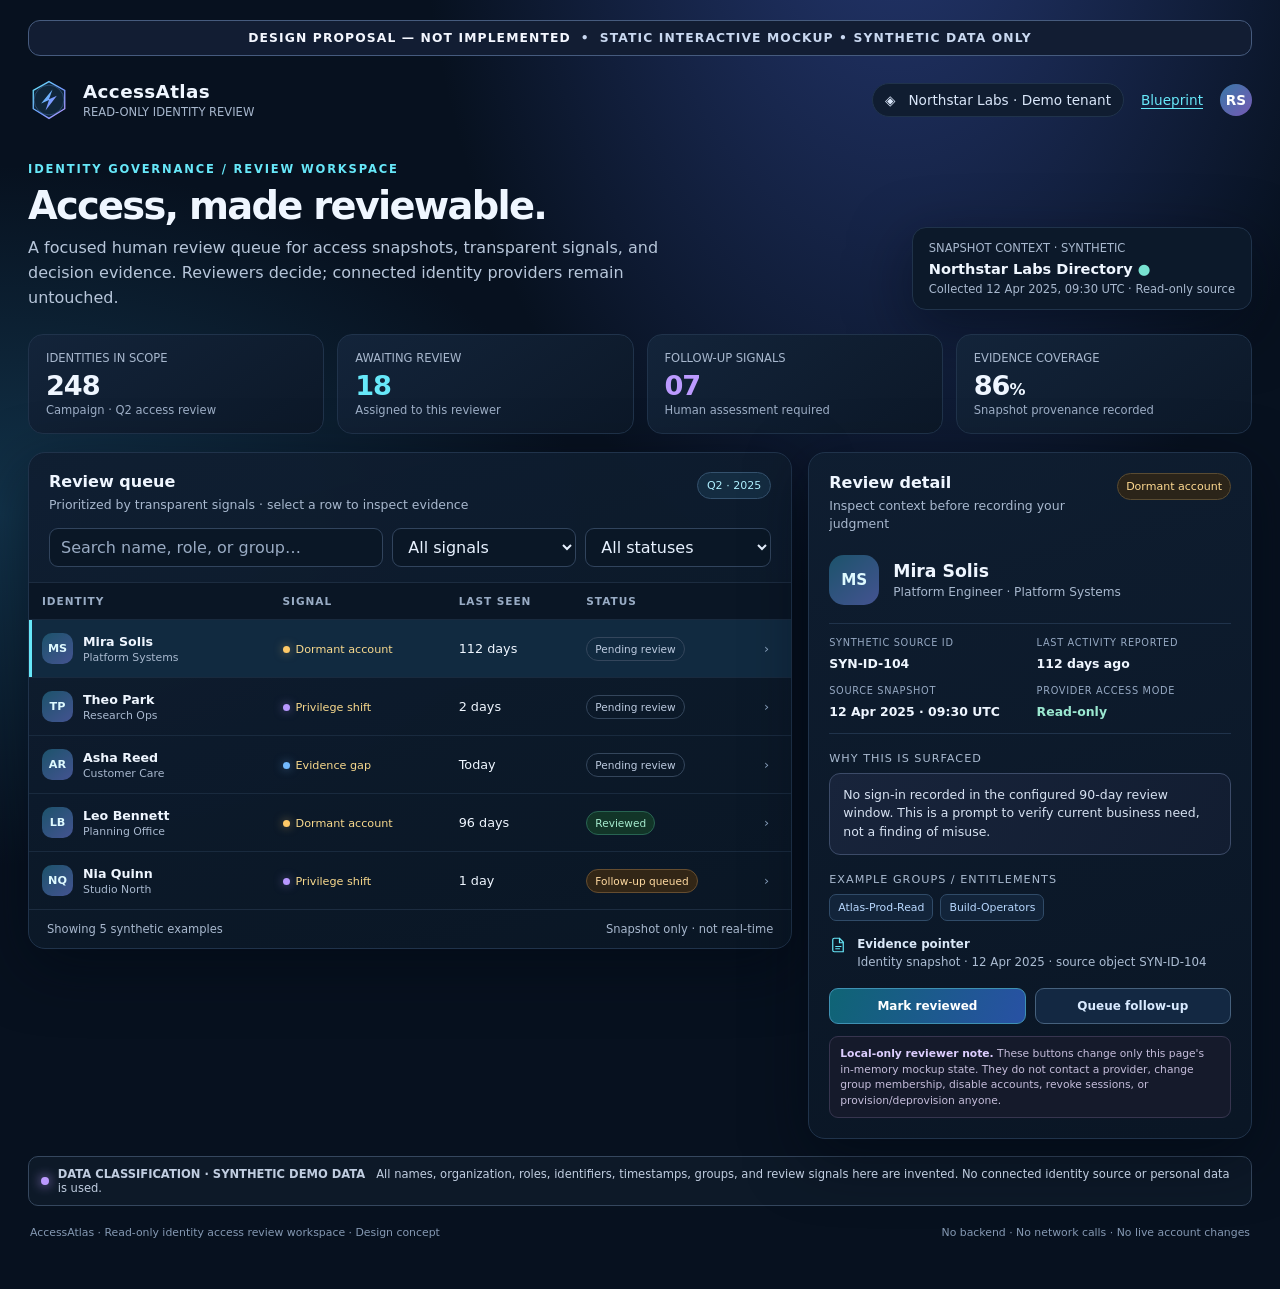
<file: projects/identity-governance/AccessAtlas/prototype/index.html>
<!doctype html>
<html lang="en">
<head>
<meta charset="utf-8">
<meta name="viewport" content="width=device-width, initial-scale=1">
<meta name="theme-color" content="#07111f">
<title>AccessAtlas — Read-Only Access Review</title>
<style>
:root{color-scheme:dark;--bg:#07111f;--panel:#0d1a2b;--panel2:#101f33;--line:#20334b;--text:#eff6ff;--muted:#a8b8ce;--cyan:#67e8f9;--blue:#76a9ff;--violet:#bc9aff;--good:#8ee6c5;--warn:#ffd27d;--shadow:0 18px 60px #02071180;font-family:Inter,ui-sans-serif,system-ui,-apple-system,BlinkMacSystemFont,"Segoe UI",sans-serif}
*{box-sizing:border-box}body{margin:0;background:radial-gradient(ellipse at 70% -15%,#263974 0,transparent 38%),radial-gradient(ellipse at 0% 40%,#12334a 0,transparent 32%),var(--bg);color:var(--text);min-height:100vh}a{color:var(--cyan);text-underline-offset:3px}a:hover{color:white}button,input,select{font:inherit}button{color:inherit}.shell{max-width:1440px;margin:auto;padding:20px 28px 50px}.banner{display:flex;gap:10px;justify-content:center;align-items:center;flex-wrap:wrap;padding:10px 14px;border:1px solid #465b7e;border-radius:12px;background:#121d33;color:#f4f7ff;font-size:.77rem;font-weight:800;letter-spacing:.09em;text-align:center}.banner span+span{color:#c9d8f0}.topbar{display:flex;align-items:center;justify-content:space-between;gap:18px;padding:23px 0 25px}.brand{display:flex;gap:13px;align-items:center}.mark{width:42px;height:42px;animation:atlas-glow 5s ease-in-out infinite}.brand-name{font-size:1.15rem;font-weight:750;letter-spacing:.02em}.brand-sub{font-size:.72rem;color:var(--muted);margin-top:3px}.toplinks{display:flex;align-items:center;gap:17px;color:var(--muted);font-size:.85rem}.toplinks a{white-space:nowrap}.tenant-pill{border:1px solid var(--line);background:#101d31;border-radius:999px;padding:8px 12px;color:#dae7fa}.avatar{width:32px;height:32px;border-radius:50%;display:grid;place-items:center;background:linear-gradient(135deg,#3979a8,#7659b4);font-weight:700;color:#fff}.intro{display:flex;align-items:flex-end;justify-content:space-between;gap:22px;margin:16px 0 24px}.eyebrow{font-size:.72rem;color:var(--cyan);letter-spacing:.16em;text-transform:uppercase;font-weight:750}.intro h1{font-size:clamp(1.8rem,3vw,2.5rem);letter-spacing:-.045em;margin:7px 0 8px}.intro p{margin:0;max-width:690px;color:#b7c6da;line-height:1.55}.snapshot{min-width:220px;border:1px solid var(--line);background:#0c192a;box-shadow:var(--shadow);border-radius:14px;padding:13px 16px}.snapshot small,.metric small{display:block;color:var(--muted);font-size:.72rem}.snapshot strong{display:block;margin-top:5px;font-size:.91rem}.summary{display:grid;grid-template-columns:repeat(4,1fr);gap:13px;margin-bottom:18px}.metric{border:1px solid var(--line);background:linear-gradient(145deg,#13243a,#0c1828);padding:16px 17px;border-radius:15px;min-height:96px}.metric .num{font-size:1.7rem;font-weight:720;letter-spacing:-.04em;margin-top:5px}.num.cyan{color:var(--cyan)}.num.violet{color:var(--violet)}.metric .hint{font-size:.72rem;color:#9eafc7;margin-top:2px}.workspace{display:grid;grid-template-columns:minmax(0,1.55fr) minmax(310px,.9fr);gap:16px;align-items:start}.card{border:1px solid var(--line);background:linear-gradient(165deg,#0f1e31f2,#0a1625f5);border-radius:17px;box-shadow:var(--shadow);overflow:hidden}.card-head{padding:19px 20px 14px;display:flex;justify-content:space-between;align-items:flex-start;gap:15px}.card-head h2,.detail h2{font-size:1rem;margin:0 0 5px}.card-head p,.detail .sub{font-size:.78rem;color:var(--muted);margin:0;line-height:1.45}.campaign-chip{white-space:nowrap;border:1px solid #34516d;border-radius:999px;background:#142c41;color:#aeefff;font-size:.69rem;padding:6px 9px}.controls{display:flex;gap:9px;padding:0 20px 15px;flex-wrap:wrap}.control{height:39px;border:1px solid #31445d;background:#0a1726;border-radius:9px;color:#e8f2ff;padding:0 11px;outline:none}.control:focus-visible,button:focus-visible,a:focus-visible,tbody tr:focus-visible{outline:3px solid var(--cyan);outline-offset:3px}.search{flex:1;min-width:180px}.control::placeholder{color:#99abc3}.filter{min-width:140px}.table-wrap{overflow:auto;border-top:1px solid #1c2c40}table{border-collapse:collapse;width:100%;min-width:600px;text-align:left}thead th{font-size:.66rem;color:#99acc5;text-transform:uppercase;letter-spacing:.09em;font-weight:700;padding:12px 13px;background:#0a1625}tbody td{padding:13px;border-top:1px solid #192a3e;font-size:.8rem;vertical-align:middle}tbody tr{cursor:pointer;transition:background .15s}tbody tr:hover{background:#13253a}tbody tr[aria-selected="true"]{background:#112a40;box-shadow:inset 3px 0 var(--cyan)}.person{display:flex;align-items:center;gap:10px;min-width:160px}.initials{width:31px;height:31px;border-radius:10px;display:grid;place-items:center;background:linear-gradient(140deg,#1c536b,#445391);color:#dffaff;font-size:.7rem;font-weight:750;flex:none}.person strong{display:block;font-size:.79rem;font-weight:650}.person small{color:var(--muted);font-size:.68rem}.signal{display:inline-flex;align-items:center;gap:6px;color:#f8d98d;font-size:.7rem}.dot{height:7px;width:7px;border-radius:50%;background:#ffc967;box-shadow:0 0 10px #ffc96780}.dot.purple{background:#b898ff;box-shadow:0 0 10px #b898ff80}.dot.blue{background:#73baff;box-shadow:0 0 10px #73baff80}.status{display:inline-block;border:1px solid #34465c;border-radius:999px;padding:5px 8px;color:#bdcbe0;font-size:.66rem}.status.reviewed{border-color:#286452;background:#123528;color:#a5ebce}.status.followup{border-color:#654d30;background:#322616;color:#ffdaa1}.row-end{color:#8ca4c1}.table-foot{display:flex;justify-content:space-between;gap:12px;align-items:center;padding:12px 18px;color:var(--muted);font-size:.72rem;border-top:1px solid #1c2c40}.detail{padding:20px}.detail-top{display:flex;justify-content:space-between;align-items:flex-start;gap:12px}.detail .signal-label{font-size:.69rem;color:#ffda91;border:1px solid #594b32;padding:6px 8px;border-radius:999px;background:#2b2419;white-space:nowrap}.identity-hero{display:flex;gap:14px;align-items:center;margin:21px 0 18px}.identity-hero .initials{width:50px;height:50px;border-radius:15px;font-size:.95rem}.identity-hero h3{font-size:1.08rem;margin:0 0 4px}.identity-hero p{font-size:.76rem;color:var(--muted);margin:0}.facts{display:grid;grid-template-columns:1fr 1fr;border-top:1px solid var(--line);border-bottom:1px solid var(--line);padding:13px 0;gap:13px}.fact small{display:block;text-transform:uppercase;letter-spacing:.07em;font-size:.61rem;color:#96a9c3;margin-bottom:5px}.fact strong{font-size:.78rem;font-weight:600}.section-title{font-size:.7rem;color:#a9bad0;text-transform:uppercase;letter-spacing:.09em;margin:18px 0 8px}.reason{border:1px solid #3c4b68;background:linear-gradient(120deg,#18243b,#121d31);border-radius:11px;padding:12px 13px;font-size:.78rem;line-height:1.5;color:#d6e1f1}.reason b{color:#f1d18d}.groups{display:flex;flex-wrap:wrap;gap:7px}.group{border:1px solid #304b68;color:#b8d8ff;background:#12243a;padding:6px 8px;border-radius:7px;font-size:.68rem}.evidence{display:flex;gap:10px;align-items:flex-start;color:#acbdd3;font-size:.74rem;line-height:1.5;margin-top:15px}.evidence svg{flex:none;color:var(--cyan)}.decision-row{display:grid;grid-template-columns:1fr 1fr;gap:9px;margin-top:17px}.action{border-radius:9px;padding:10px 9px;border:1px solid #46617d;background:#132842;color:#d9eaff;cursor:pointer;font-size:.75rem;font-weight:650}.action.primary{background:linear-gradient(110deg,#0f6475,#2851a4);border-color:#3f91b3;color:white}.action:hover{filter:brightness(1.16)}.local-note{margin-top:12px;padding:9px 10px;border-radius:9px;background:#151a2b;border:1px solid #37354f;color:#c5bddb;font-size:.67rem;line-height:1.45}.local-note strong{color:#ddceff}.classification{display:flex;align-items:center;gap:9px;margin:17px 0 0;border:1px solid #35475e;background:#0d1928;padding:10px 12px;border-radius:10px;color:#c0cde0;font-size:.72rem}.class-dot{width:8px;height:8px;border-radius:50%;background:var(--violet);box-shadow:0 0 12px #bc9aff}.footer{display:flex;justify-content:space-between;gap:15px;padding:20px 2px 0;color:#8599b3;font-size:.68rem}.empty{display:none;padding:24px;text-align:center;color:var(--muted)}.noscript{margin-top:18px;padding:12px;border:1px solid #40536e;border-radius:10px;color:#cbd8e8;font-size:.8rem}.sr-only{position:absolute;width:1px;height:1px;padding:0;margin:-1px;overflow:hidden;clip:rect(0,0,0,0);white-space:nowrap;border:0}
@keyframes atlas-glow{0%,100%{filter:drop-shadow(0 0 0 #67e8f900)}50%{filter:drop-shadow(0 0 8px #67e8f955)}}@media(max-width:960px){.workspace{grid-template-columns:1fr}.summary{grid-template-columns:repeat(2,1fr)}.detail{min-height:unset}.intro{align-items:flex-start;flex-direction:column}.snapshot{min-width:0;width:100%}}
@media(max-width:600px){.shell{padding:13px 13px 34px}.topbar{padding:17px 0}.toplinks{gap:9px}.toplinks .tenant-pill{display:none}.brand-name{font-size:1rem}.intro h1{font-size:1.85rem}.summary{gap:8px}.metric{padding:12px;min-height:85px}.metric .num{font-size:1.45rem}.card-head{padding:16px 14px 12px}.controls{padding:0 14px 13px}.control{height:42px}.search{flex-basis:100%}.filter{flex:1}.table-wrap{overflow:visible;border:0}table.review-table{min-width:0;max-width:100%;table-layout:fixed;border-collapse:separate;border-spacing:0 9px}table.review-table thead{position:absolute;width:1px;height:1px;padding:0;margin:-1px;overflow:hidden;clip:rect(0,0,0,0);white-space:nowrap;border:0}table.review-table tbody{display:grid;gap:9px}table.review-table tbody tr{display:grid;grid-template-columns:1fr 1fr;gap:0;border:1px solid #29394f;border-radius:12px;background:#101a2b;overflow:hidden}table.review-table tbody td{display:block;min-width:0;padding:9px 11px;border:0;border-bottom:1px solid #202e42;font-size:.68rem}table.review-table tbody td::before{content:attr(data-label);display:block;color:#96a9c3;text-transform:uppercase;letter-spacing:.07em;font-size:.58rem;margin-bottom:4px}table.review-table tbody td:first-child{grid-column:1/-1}table.review-table tbody td:first-child::before{content:"IDENTITY"}table.review-table tbody td:nth-child(2){grid-column:1/-1}table.review-table tbody td:nth-child(2)::before{display:inline-block;margin:0 8px 0 0}table.review-table tbody td:nth-child(5){display:none}table.review-table tbody td:nth-child(3),table.review-table tbody td:nth-child(4){border-bottom:0}.table-foot{padding:11px 13px}.detail{padding:16px}.footer{flex-direction:column}.banner{font-size:.65rem}.decision-row{grid-template-columns:1fr}}
@media(prefers-reduced-motion:reduce){*,*::before,*::after{scroll-behavior:auto!important;transition:none!important;animation:none!important}}
</style>
</head>
<body>
<div class="shell">
  <div class="banner" role="note"><span>DESIGN PROPOSAL — NOT IMPLEMENTED</span><span>•</span><span>STATIC INTERACTIVE MOCKUP • SYNTHETIC DATA ONLY</span></div>
  <header class="topbar">
    <div class="brand">
      <svg class="mark" viewBox="0 0 48 48" role="img" aria-label="AccessAtlas abstract compass mark"><defs><linearGradient id="g" x1="0" y1="0" x2="1" y2="1"><stop stop-color="#67e8f9"/><stop offset=".55" stop-color="#729bff"/><stop offset="1" stop-color="#bc9aff"/></linearGradient></defs><path d="M24 3 42 13v21L24 45 6 34V13L24 3Z" fill="#10263a" stroke="url(#g)" stroke-width="1.5"/><path d="m28 12-4 11 9-4-13 17 4-12-9 4 13-16Z" fill="url(#g)"/><circle cx="24" cy="24" r="17" fill="none" stroke="#6ca6ed" stroke-opacity=".33"/></svg>
      <div><div class="brand-name">AccessAtlas</div><div class="brand-sub">READ-ONLY IDENTITY REVIEW</div></div>
    </div>
    <div class="toplinks"><span class="tenant-pill">◈ &nbsp; Northstar Labs · Demo tenant</span><a href="https://github.com/SSatti38/Salahuddin-Satti-Portfolio-IT/blob/main/projects/identity-governance/AccessAtlas/README.md" target="_blank" rel="noopener noreferrer">Blueprint</a><div class="avatar" aria-label="Reviewer initials RS">RS</div></div>
  </header>
  <main>
    <section class="intro" aria-labelledby="page-title">
      <div><div class="eyebrow">Identity governance / review workspace</div><h1 id="page-title">Access, made reviewable.</h1><p>A focused human review queue for access snapshots, transparent signals, and decision evidence. Reviewers decide; connected identity providers remain untouched.</p></div>
      <div class="snapshot"><small>SNAPSHOT CONTEXT · SYNTHETIC</small><strong>Northstar Labs Directory <span style="color:#78e2d1">●</span></strong><small style="margin-top:5px">Collected 12 Apr 2025, 09:30 UTC · Read-only source</small></div>
    </section>
    <section class="summary" aria-label="Campaign summary">
      <article class="metric"><small>IDENTITIES IN SCOPE</small><div class="num">248</div><div class="hint">Campaign · Q2 access review</div></article>
      <article class="metric"><small>AWAITING REVIEW</small><div class="num cyan" id="pendingCount">18</div><div class="hint">Assigned to this reviewer</div></article>
      <article class="metric"><small>FOLLOW-UP SIGNALS</small><div class="num violet">07</div><div class="hint">Human assessment required</div></article>
      <article class="metric"><small>EVIDENCE COVERAGE</small><div class="num">86<span style="font-size:1rem">%</span></div><div class="hint">Snapshot provenance recorded</div></article>
    </section>
    <div class="workspace">
      <section class="card" aria-labelledby="queue-title">
        <div class="card-head"><div><h2 id="queue-title">Review queue</h2><p>Prioritized by transparent signals · select a row to inspect evidence</p></div><span class="campaign-chip">Q2 · 2025</span></div>
        <div class="controls" role="search">
          <label class="sr-only" for="search">Search synthetic identities and groups</label><input class="control search" id="search" type="search" placeholder="Search name, role, or group…" autocomplete="off">
          <label class="sr-only" for="signalFilter">Filter by signal</label><select class="control filter" id="signalFilter"><option value="all">All signals</option><option value="Dormant account">Dormant account</option><option value="Privilege shift">Privilege shift</option><option value="Evidence gap">Evidence gap</option></select>
          <label class="sr-only" for="statusFilter">Filter by review status</label><select class="control filter" id="statusFilter"><option value="all">All statuses</option><option value="Pending review">Pending</option><option value="Reviewed">Reviewed</option><option value="Follow-up queued">Follow-up queued</option></select>
        </div>
        <div class="table-wrap"><table class="review-table" aria-label="Synthetic identity access review items"><thead><tr><th scope="col">Identity</th><th scope="col">Signal</th><th scope="col">Last seen</th><th scope="col">Status</th><th scope="col"><span class="sr-only">Open details</span></th></tr></thead><tbody id="rows">
          <tr tabindex="0" aria-selected="true" data-id="synth-104" data-name="Mira Solis" data-role="Platform Engineer" data-team="Platform Systems" data-signal="Dormant account" data-last="112 days" data-groups="Atlas-Prod-Read, Build-Operators" data-reason="No sign-in recorded in the configured 90-day review window. This is a prompt to verify current business need, not a finding of misuse." data-evidence="Identity snapshot · 12 Apr 2025 · source object SYN-ID-104" data-status="Pending review"><td data-label="Identity"><div class="person"><span class="initials">MS</span><span><strong>Mira Solis</strong><small>Platform Systems</small></span></div></td><td data-label="Signal"><span class="signal"><i class="dot"></i>Dormant account</span></td><td data-label="Last seen">112 days</td><td data-label="Status"><span class="status">Pending review</span></td><td data-label="Open details" class="row-end">›</td></tr>
          <tr tabindex="0" aria-selected="false" data-id="synth-209" data-name="Theo Park" data-role="Data Analyst" data-team="Research Ops" data-signal="Privilege shift" data-last="2 days" data-groups="Insight-Readers, Data-Export-Review" data-reason="A synthetic source snapshot shows a role-group change since the previous review. Confirm the change aligns with the assigned work and available evidence." data-evidence="Group delta · 10 Apr 2025 · source object SYN-ID-209" data-status="Pending review"><td data-label="Identity"><div class="person"><span class="initials">TP</span><span><strong>Theo Park</strong><small>Research Ops</small></span></div></td><td data-label="Signal"><span class="signal"><i class="dot purple"></i>Privilege shift</span></td><td data-label="Last seen">2 days</td><td data-label="Status"><span class="status">Pending review</span></td><td data-label="Open details" class="row-end">›</td></tr>
          <tr tabindex="0" aria-selected="false" data-id="synth-318" data-name="Asha Reed" data-role="Support Lead" data-team="Customer Care" data-signal="Evidence gap" data-last="Today" data-groups="Care-Console, Knowledge-Editors" data-reason="The campaign has no linked owner attestation for one listed entitlement. Ask the application owner for context; the missing evidence is not proof of inappropriate access." data-evidence="Campaign evidence register · synthetic record SYN-EV-318" data-status="Pending review"><td data-label="Identity"><div class="person"><span class="initials">AR</span><span><strong>Asha Reed</strong><small>Customer Care</small></span></div></td><td data-label="Signal"><span class="signal"><i class="dot blue"></i>Evidence gap</span></td><td data-label="Last seen">Today</td><td data-label="Status"><span class="status">Pending review</span></td><td data-label="Open details" class="row-end">›</td></tr>
          <tr tabindex="0" aria-selected="false" data-id="synth-421" data-name="Leo Bennett" data-role="Finance Partner" data-team="Planning Office" data-signal="Dormant account" data-last="96 days" data-groups="Ledger-View, Plan-Approvers" data-reason="No sign-in recorded in the configured 90-day review window. Ask the owner whether the current access is still needed." data-evidence="Identity snapshot · 12 Apr 2025 · source object SYN-ID-421" data-status="Reviewed"><td data-label="Identity"><div class="person"><span class="initials">LB</span><span><strong>Leo Bennett</strong><small>Planning Office</small></span></div></td><td data-label="Signal"><span class="signal"><i class="dot"></i>Dormant account</span></td><td data-label="Last seen">96 days</td><td data-label="Status"><span class="status reviewed">Reviewed</span></td><td data-label="Open details" class="row-end">›</td></tr>
          <tr tabindex="0" aria-selected="false" data-id="synth-537" data-name="Nia Quinn" data-role="Experience Designer" data-team="Studio North" data-signal="Privilege shift" data-last="1 day" data-groups="Design-Workspace, Preview-Editors" data-reason="A synthetic snapshot shows a changed entitlement label compared with the prior campaign. Validate the owner note before recording a decision." data-evidence="Group delta · 11 Apr 2025 · source object SYN-ID-537" data-status="Follow-up queued"><td data-label="Identity"><div class="person"><span class="initials">NQ</span><span><strong>Nia Quinn</strong><small>Studio North</small></span></div></td><td data-label="Signal"><span class="signal"><i class="dot purple"></i>Privilege shift</span></td><td data-label="Last seen">1 day</td><td data-label="Status"><span class="status followup">Follow-up queued</span></td><td data-label="Open details" class="row-end">›</td></tr>
        </tbody></table><div class="empty" id="emptyState" role="status">No synthetic identities match these filters.</div></div>
        <div class="table-foot"><span id="visibleCount">Showing 5 synthetic examples</span><span>Snapshot only · not real-time</span></div>
      </section>
      <aside class="card detail" aria-labelledby="detail-title" aria-live="polite">
        <div class="detail-top"><div><h2 id="detail-title">Review detail</h2><p class="sub">Inspect context before recording your judgment</p></div><span class="signal-label" id="detailSignal">Dormant account</span></div>
        <div class="identity-hero"><span class="initials" id="detailInitials">MS</span><div><h3 id="detailName">Mira Solis</h3><p><span id="detailRole">Platform Engineer</span> · <span id="detailTeam">Platform Systems</span></p></div></div>
        <div class="facts"><div class="fact"><small>Synthetic source ID</small><strong id="detailId">SYN-ID-104</strong></div><div class="fact"><small>Last activity reported</small><strong id="detailLast">112 days ago</strong></div><div class="fact"><small>Source snapshot</small><strong>12 Apr 2025 · 09:30 UTC</strong></div><div class="fact"><small>Provider access mode</small><strong style="color:#9be8d1">Read-only</strong></div></div>
        <div class="section-title">Why this is surfaced</div><div class="reason" id="detailReason">No sign-in recorded in the configured 90-day review window. This is a prompt to verify current business need, not a finding of misuse.</div>
        <div class="section-title">Example groups / entitlements</div><div class="groups" id="detailGroups"><span class="group">Atlas-Prod-Read</span><span class="group">Build-Operators</span></div>
        <div class="evidence"><svg width="18" height="18" viewBox="0 0 24 24" fill="none" aria-hidden="true"><path d="M7 3h7l5 5v13H7a2 2 0 0 1-2-2V5a2 2 0 0 1 2-2Z" stroke="currentColor" stroke-width="1.6"/><path d="M14 3v6h5M9 14h7M9 17h5" stroke="currentColor" stroke-width="1.6" stroke-linecap="round"/></svg><span><strong style="color:#dae8f8">Evidence pointer</strong><br><span id="detailEvidence">Identity snapshot · 12 Apr 2025 · source object SYN-ID-104</span></span></div>
        <div class="decision-row"><button class="action primary" id="reviewedBtn" type="button">Mark reviewed</button><button class="action" id="followupBtn" type="button">Queue follow-up</button></div>
        <div class="local-note"><strong>Local-only reviewer note.</strong> These buttons change only this page's in-memory mockup state. They do not contact a provider, change group membership, disable accounts, revoke sessions, or provision/deprovision anyone.</div>
      </aside>
    </div>
    <div class="classification"><span class="class-dot"></span><span><strong>DATA CLASSIFICATION · SYNTHETIC DEMO DATA</strong> &nbsp; All names, organization, roles, identifiers, timestamps, groups, and review signals here are invented. No connected identity source or personal data is used.</span></div>
    <noscript><div class="noscript"><strong>Readable static preview:</strong> the synthetic review rows and selected detail above remain visible. JavaScript is needed only for local search, filters, row selection, and in-memory reviewer controls; nothing connects to a service.</div></noscript>
  </main>
  <footer class="footer"><span>AccessAtlas · Read-only identity access review workspace · Design concept</span><span>No backend · No network calls · No live account changes</span></footer>
  <div class="sr-only" id="announcement" aria-live="polite"></div>
</div>
<script>
(()=>{
  'use strict';
  const rows=[...document.querySelectorAll('#rows tr')], search=document.getElementById('search'), signalFilter=document.getElementById('signalFilter'), statusFilter=document.getElementById('statusFilter');
  const byId=id=>document.getElementById(id);let selected=rows[0];
  function setSelected(row){if(!row)return;selected=row;rows.forEach(r=>r.setAttribute('aria-selected',String(r===row)));const d=row.dataset;
    byId('detailName').textContent=d.name;byId('detailRole').textContent=d.role;byId('detailTeam').textContent=d.team;byId('detailInitials').textContent=d.name.split(' ').map(x=>x[0]).join('');byId('detailId').textContent='SYN-ID-'+d.id.split('-').pop();byId('detailLast').textContent=d.last==='Today'?'Today':d.last+' ago';byId('detailSignal').textContent=d.signal;byId('detailReason').textContent=d.reason;byId('detailEvidence').textContent=d.evidence;
    const groupBox=byId('detailGroups');groupBox.replaceChildren();d.groups.split(', ').forEach(name=>{const span=document.createElement('span');span.className='group';span.textContent=name;groupBox.append(span)});
    const pending=d.status==='Pending review';byId('reviewedBtn').disabled=!pending;byId('followupBtn').disabled=!pending;byId('reviewedBtn').style.opacity=pending?'1':'.55';byId('followupBtn').style.opacity=pending?'1':'.55';
  }
  function applyFilters(){const query=search.value.trim().toLowerCase(),signal=signalFilter.value,status=statusFilter.value;let shown=0;rows.forEach(row=>{const d=row.dataset;const matches=(!query||(d.name+' '+d.role+' '+d.team+' '+d.groups).toLowerCase().includes(query))&&(signal==='all'||d.signal===signal)&&(status==='all'||d.status===status);row.hidden=!matches;if(matches)shown++});byId('emptyState').style.display=shown?'none':'block';byId('visibleCount').textContent=`Showing ${shown} synthetic example${shown===1?'':'s'}`;if(selected.hidden){const next=rows.find(r=>!r.hidden);if(next)setSelected(next)}}
  rows.forEach(row=>{row.addEventListener('click',()=>setSelected(row));row.addEventListener('keydown',e=>{if(e.key==='Enter'||e.key===' '){e.preventDefault();setSelected(row)}})});
  search.addEventListener('input',applyFilters);signalFilter.addEventListener('change',applyFilters);statusFilter.addEventListener('change',applyFilters);
  function decide(status){if(!selected||selected.dataset.status!=='Pending review')return;selected.dataset.status=status;const badge=selected.querySelector('.status');badge.textContent=status;badge.className='status '+(status==='Reviewed'?'reviewed':'followup');byId('pendingCount').textContent=String(Math.max(0,Number(byId('pendingCount').textContent)-1));setSelected(selected);byId('announcement').textContent=`${selected.dataset.name}: ${status}. In-memory mockup only; no account access changed.`;applyFilters()}
  byId('reviewedBtn').addEventListener('click',()=>decide('Reviewed'));byId('followupBtn').addEventListener('click',()=>decide('Follow-up queued'));setSelected(selected);applyFilters();
})();
</script>
</body>
</html>
</file>
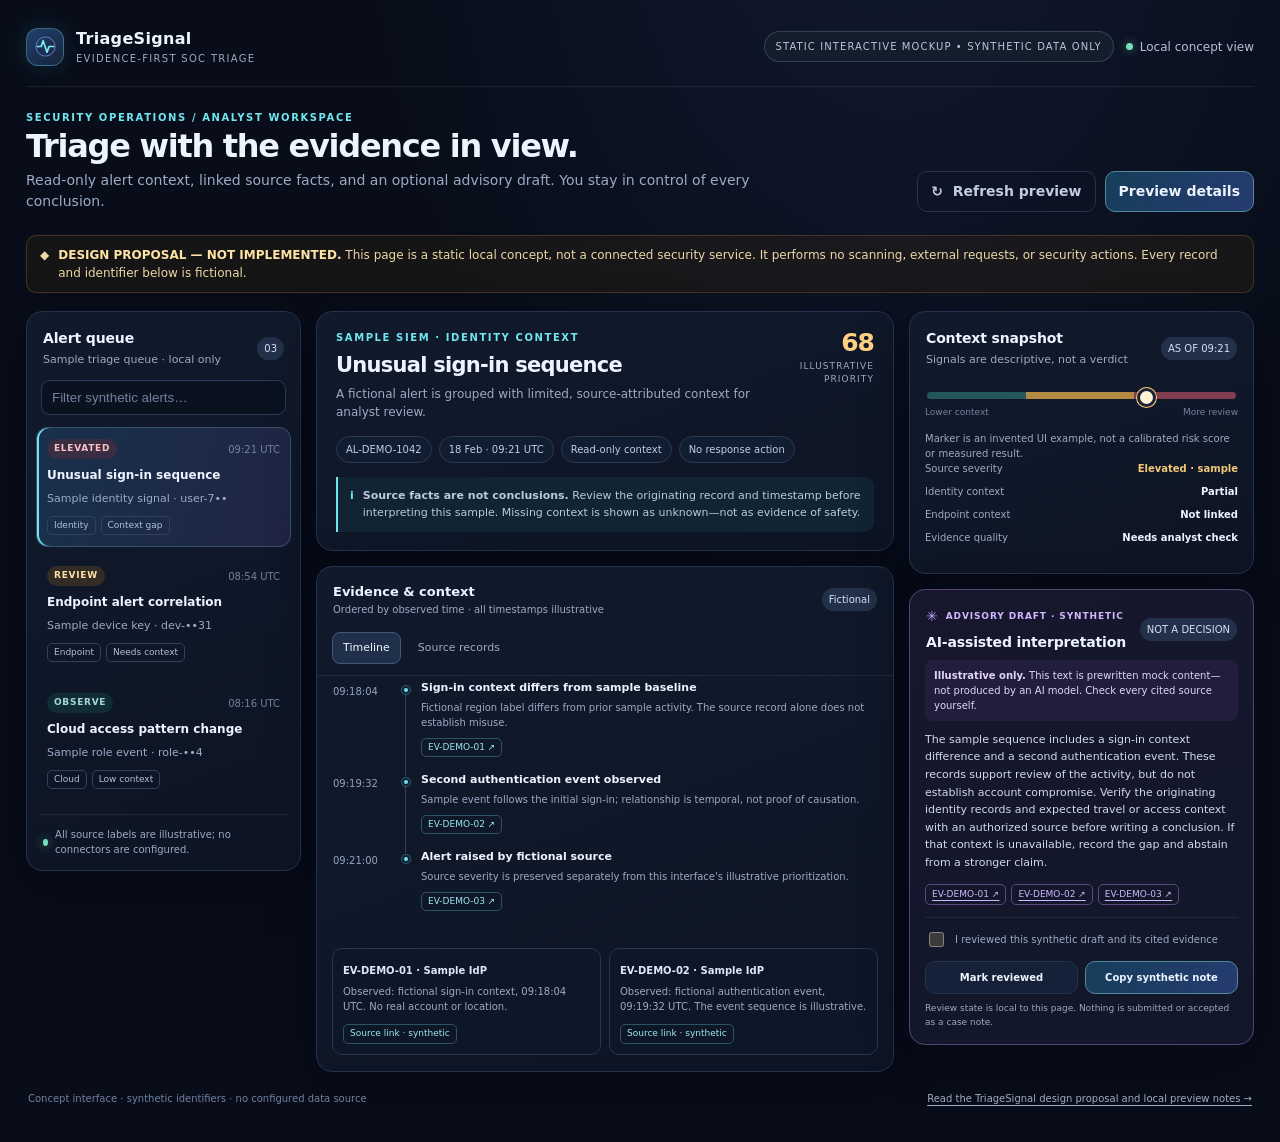
<file: projects/security-operations/TriageSignal/prototype/index.html>
<!doctype html>
<html lang="en">
<head>
<meta charset="utf-8">
<meta name="viewport" content="width=device-width, initial-scale=1">
<meta name="color-scheme" content="dark">
<title>TriageSignal — Evidence-first triage concept</title>
<style>
  :root{color-scheme:dark;--bg:#080d19;--panel:#10182a;--panel2:#131e33;--line:#24324c;--ink:#edf4ff;--muted:#9aabc5;--quiet:#71829f;--cyan:#70e6ef;--blue:#829aff;--violet:#c1a0ff;--amber:#f2c777;--green:#75dfbb;--red:#ff9b9f;--radius:16px;--shadow:0 16px 48px #02061066;font-family:Inter,ui-sans-serif,system-ui,-apple-system,BlinkMacSystemFont,"Segoe UI",sans-serif}
  *{box-sizing:border-box}html{scroll-behavior:smooth}body{margin:0;background:radial-gradient(ellipse at 70% -15%,#25335d55,transparent 42%),var(--bg);color:var(--ink);font-size:14px;line-height:1.5;min-height:100vh}button,a{font:inherit}a{color:var(--cyan);text-decoration-thickness:1px;text-underline-offset:3px}a:hover{color:#b6f7fa}button{color:inherit}button:focus-visible,a:focus-visible{outline:3px solid var(--cyan);outline-offset:3px}.shell{max-width:1560px;margin:auto;padding:20px 26px 36px}.topbar{display:flex;align-items:center;justify-content:space-between;gap:20px;padding:7px 0 20px;border-bottom:1px solid #ffffff12}.brand{display:flex;align-items:center;gap:12px}.brandmark{width:38px;height:38px;border-radius:12px;background:linear-gradient(145deg,#20416c,#18233b);display:grid;place-items:center;border:1px solid #74deef55;box-shadow:0 0 24px #49d9e622;animation:signal-breathe 6s ease-in-out infinite}.brandmark svg{width:23px}.brandname{font-size:16px;font-weight:750;letter-spacing:.02em}.brandname small{display:block;color:var(--muted);font-size:10px;font-weight:500;letter-spacing:.13em;text-transform:uppercase}.top-meta{display:flex;align-items:center;gap:12px;flex-wrap:wrap;justify-content:flex-end}.mock-label{font-size:10px;letter-spacing:.11em;text-transform:uppercase;color:#b9c6db;border:1px solid #65759066;border-radius:999px;padding:7px 11px;background:#131e2c}.live-state{display:inline-flex;align-items:center;gap:7px;color:#b3c1d8;font-size:12px}.pulse{height:7px;width:7px;border-radius:50%;background:var(--green);box-shadow:0 0 10px #75dfbb88}.hero{padding:23px 0 18px;display:flex;justify-content:space-between;gap:20px;align-items:end}.eyebrow{font-size:10px;letter-spacing:.16em;text-transform:uppercase;color:var(--cyan);font-weight:700}.hero h1{margin:3px 0 5px;font-size:clamp(23px,3vw,32px);letter-spacing:-.04em;line-height:1.15}.hero p{margin:0;color:var(--muted);max-width:740px}.hero-actions{display:flex;align-items:center;gap:9px;flex-wrap:wrap}.button{border:1px solid var(--line);background:#152139;border-radius:10px;padding:9px 13px;font-weight:650;cursor:pointer;transition:transform .15s,border-color .15s,background .15s}.button:hover{border-color:#5a769d;background:#1b2a45}.button:active{transform:translateY(1px)}.button.primary{background:linear-gradient(120deg,#163e5a,#263b70);border-color:#52899a}.button.subtle{background:transparent;color:#c1cde0}.button:disabled{opacity:.55;cursor:not-allowed}.disclaimer{margin:5px 0 18px;padding:10px 13px;border:1px solid #80652e66;background:#34291455;color:#ecd8a7;border-radius:10px;font-size:12px;display:flex;gap:9px;align-items:flex-start}.disclaimer strong{color:#ffe3a4}.layout{display:grid;grid-template-columns:minmax(235px,275px) minmax(390px,1fr) minmax(285px,345px);gap:15px;align-items:start}.card{background:linear-gradient(160deg,#111a2c,#0d1524);border:1px solid var(--line);border-radius:var(--radius);box-shadow:var(--shadow)}.card-head{display:flex;justify-content:space-between;align-items:center;gap:10px;padding:16px 16px 12px}.card-head h2,.card-head h3{font-size:14px;margin:0;letter-spacing:-.01em}.card-head p{font-size:11px;color:var(--muted);margin:3px 0 0}.count{font-size:10px;color:#d5dff1;padding:4px 7px;border-radius:999px;background:#22304a}.filters{padding:0 14px 12px}.searchbox{width:100%;background:#0a1220;border:1px solid #2a3a56;border-radius:9px;padding:9px 10px;color:var(--ink)}.searchbox::placeholder{color:#71829f}.incident-list{display:grid;gap:7px;padding:0 9px 11px}.incident{width:100%;text-align:left;border:1px solid transparent;background:transparent;border-radius:12px;padding:11px 10px;cursor:pointer;display:block}.incident:hover{background:#17243a}.incident[aria-pressed="true"]{background:linear-gradient(110deg,#18314b,#202445);border-color:#51758b88;box-shadow:inset 2px 0 var(--cyan)}.incident-top{display:flex;justify-content:space-between;align-items:center;gap:8px}.severity{font-size:9px;font-weight:800;letter-spacing:.08em;text-transform:uppercase;border-radius:999px;padding:3px 7px}.sev-high{color:#ffc0c1;background:#682d3b66}.sev-medium{color:#ffe0a0;background:#6a4c2066}.sev-low{color:#a4d9d7;background:#174b4c66}.incident time{font-size:10px;color:var(--quiet)}.incident strong{display:block;font-size:12px;margin:7px 0 3px}.incident .sub{color:var(--muted);font-size:11px}.tags{display:flex;gap:5px;flex-wrap:wrap;margin-top:8px}.tag{border:1px solid #31425c;border-radius:5px;padding:2px 6px;color:#afc0d8;font-size:9px}.source-status{margin:2px 12px 13px;border-top:1px solid #ffffff12;padding:12px 4px 0;color:var(--muted);font-size:10px;display:flex;align-items:center;gap:7px}.work{display:grid;gap:15px}.incident-detail{padding:18px 19px}.detail-top{display:flex;justify-content:space-between;gap:12px;align-items:flex-start}.detail-top h2{margin:5px 0 4px;font-size:21px;letter-spacing:-.035em}.detail-top p{margin:0;color:var(--muted);font-size:12px}.score-wrap{text-align:right;min-width:84px}.score{font-size:25px;line-height:1;font-weight:750;color:#ffcf85;letter-spacing:-.04em}.score-label{font-size:9px;letter-spacing:.12em;color:var(--muted);text-transform:uppercase;margin-top:5px}.detail-meta{display:flex;gap:7px;flex-wrap:wrap;margin:15px 0 0}.meta-pill{border:1px solid #2a3a56;background:#111d30;color:#c0cee2;border-radius:999px;padding:5px 9px;font-size:10px}.provenance-callout{display:flex;gap:9px;padding:11px 12px;margin-top:14px;background:#122334;border-left:2px solid var(--cyan);border-radius:0 9px 9px 0;color:#b9cadf;font-size:11px}.callout-mark{color:var(--cyan);font-weight:900}.section-head{display:flex;align-items:center;justify-content:space-between;gap:12px;padding:15px 16px 7px}.section-head h3{font-size:13px;margin:0}.section-head .small{color:var(--muted);font-size:10px}.tabs{display:flex;gap:6px;padding:8px 15px 11px;border-bottom:1px solid #ffffff12}.tab{padding:7px 10px;border-radius:8px;border:1px solid transparent;background:transparent;color:var(--muted);font-size:11px;cursor:pointer}.tab[aria-selected="true"]{color:var(--ink);background:#20304a;border-color:#405777}.evidence-list{padding:4px 16px 15px}.evidence-item{display:grid;grid-template-columns:57px 15px 1fr;gap:8px;min-height:68px}.evidence-time{padding-top:4px;color:#90a4c0;font-size:10px;font-variant-numeric:tabular-nums}.rail{position:relative;display:flex;justify-content:center}.rail:before{content:"";position:absolute;top:10px;bottom:-4px;width:1px;background:#30415c}.evidence-item:last-child .rail:before{display:none}.dot{position:relative;z-index:1;width:8px;height:8px;border-radius:50%;background:var(--cyan);border:2px solid #132239;box-shadow:0 0 0 1px #64d9e455;margin-top:6px}.evidence-copy{padding:0 0 15px}.evidence-copy strong{font-size:11px;display:block}.evidence-copy p{font-size:10px;color:var(--muted);margin:3px 0 5px}.evidence-id{display:inline-flex;color:#9be8f0;text-decoration:none;border:1px solid #295467;border-radius:5px;padding:2px 6px;font-size:9px;font-variant-numeric:tabular-nums}.facts-grid{display:grid;grid-template-columns:1fr 1fr;gap:8px;padding:7px 15px 16px}.fact{border:1px solid #263751;background:#0d1727;border-radius:10px;padding:10px}.fact b{font-size:10px;color:#dce8f8}.fact p{font-size:10px;color:var(--muted);margin:4px 0 7px}.fact .evidence-id{font-size:9px}.rightcol{display:grid;gap:15px}.risk-card{padding-bottom:13px}.risk-content{padding:0 15px}.risk-visual{height:7px;border-radius:99px;background:linear-gradient(90deg,#24575b 0 32%,#b38a44 32% 67%,#823e50 67%);position:relative;margin:12px 2px 7px}.risk-visual:after{content:"";position:absolute;left:68%;top:-4px;width:13px;height:13px;background:#fff2d5;border:3px solid #192339;border-radius:50%;box-shadow:0 0 0 1px #ffc977}.risk-scale{display:flex;justify-content:space-between;color:var(--quiet);font-size:9px}.risk-note{color:var(--muted);font-size:10px;margin:11px 0 0}.context-list{display:grid;gap:8px;padding:0 15px 15px}.context-row{display:flex;justify-content:space-between;gap:10px;align-items:center;font-size:10px}.context-row span:first-child{color:var(--muted)}.context-row b{font-size:10px;font-weight:650;text-align:right}.context-state{color:var(--amber)}.advisory{border-color:#554378;background:linear-gradient(155deg,#17172e,#111728)}.advisory .card-head{padding-bottom:7px}.advisory-label{display:flex;align-items:center;gap:7px;color:#cfb8ff;font-size:9px;letter-spacing:.1em;text-transform:uppercase;font-weight:750}.spark{color:var(--violet);font-size:14px}.advisory-body{padding:0 15px 15px}.advisory-warning{font-size:10px;color:#e0d5f8;padding:8px 9px;background:#30264c77;border-radius:8px;margin:0 0 10px}.draft{font-size:11px;line-height:1.6;color:#d3d9e9;margin:0 0 12px}.citations{display:flex;gap:5px;flex-wrap:wrap;margin-bottom:12px}.citation{font-size:9px;color:#d0b7ff;border:1px solid #59477d;border-radius:5px;padding:3px 6px}.review-row{display:flex;align-items:center;gap:8px;border-top:1px solid #ffffff14;padding-top:11px;font-size:10px;color:var(--muted)}.review-row input{accent-color:#aa84ed;width:15px;height:15px}.advisory-buttons{display:grid;grid-template-columns:1fr 1fr;gap:7px;margin-top:11px}.advisory-buttons .button{font-size:10px;padding:8px}.status-message{min-height:17px;margin:8px 0 0;color:var(--green);font-size:10px}.status-message:empty{min-height:0}.footer{display:flex;justify-content:space-between;gap:16px;align-items:center;color:var(--quiet);font-size:10px;padding:19px 2px 0}.footer a{color:#9eacc4}.nojs{margin:9px 0;padding:9px 11px;border:1px solid #455572;border-radius:8px;color:#c4d1e4;background:#142034;font-size:11px}.sr-only{position:absolute;width:1px;height:1px;padding:0;margin:-1px;overflow:hidden;clip:rect(0,0,0,0);white-space:nowrap;border:0}
  @keyframes signal-breathe{0%,100%{box-shadow:0 0 24px #49d9e622}50%{box-shadow:0 0 32px #49d9e655}}
  @media(max-width:1120px){.layout{grid-template-columns:245px minmax(360px,1fr)}.rightcol{grid-column:2;grid-template-columns:1fr 1fr;align-items:start}.advisory{grid-column:1/-1}.hero{align-items:flex-start;flex-direction:column}}
  @media(max-width:720px){.shell{padding:12px 12px 28px}.topbar{align-items:flex-start}.top-meta{gap:7px}.mock-label{font-size:9px}.live-state{display:none}.layout{display:flex;flex-direction:column}.layout>*,.work,.rightcol{width:100%}.leftcol{order:0}.work{order:1}.rightcol{order:2;display:grid;grid-template-columns:1fr}.rightcol .advisory{grid-column:auto}.hero{padding-top:18px}.hero-actions{width:100%}.hero-actions .button{flex:1}.incident-list{grid-template-columns:1fr 1fr}.detail-top h2{font-size:18px}.facts-grid{grid-template-columns:1fr}.footer{align-items:flex-start;flex-direction:column}.source-status{margin-bottom:10px}}
  @media(max-width:430px){.incident-list{grid-template-columns:1fr}.topbar{flex-direction:column}.top-meta{justify-content:flex-start}.detail-top{flex-direction:column}.score-wrap{text-align:left;display:flex;align-items:baseline;gap:7px}.score-label{margin:0}.evidence-item{grid-template-columns:47px 13px 1fr}.advisory-buttons{grid-template-columns:1fr}}
  @media(prefers-reduced-motion:reduce){*,*::before,*::after{scroll-behavior:auto!important;transition:none!important;animation:none!important}}
</style>
</head>
<body>
<div class="shell">
  <header class="topbar">
    <div class="brand" aria-label="TriageSignal concept">
      <div class="brandmark" aria-hidden="true"><svg viewBox="0 0 24 24" fill="none"><path d="M3.5 12h4l2-6 4.1 12 2.1-6h4.8" stroke="#7ceaf0" stroke-width="1.8" stroke-linecap="round" stroke-linejoin="round"/><circle cx="12" cy="12" r="10" stroke="#809bff" stroke-opacity=".7"/></svg></div>
      <div class="brandname">TriageSignal<small>Evidence-first SOC triage</small></div>
    </div>
    <div class="top-meta"><span class="mock-label">STATIC INTERACTIVE MOCKUP • SYNTHETIC DATA ONLY</span><span class="live-state"><i class="pulse" aria-hidden="true"></i> Local concept view</span></div>
  </header>
  <main>
    <section class="hero" aria-labelledby="page-title">
      <div><div class="eyebrow">Security operations / analyst workspace</div><h1 id="page-title">Triage with the evidence in view.</h1><p>Read-only alert context, linked source facts, and an optional advisory draft. You stay in control of every conclusion.</p></div>
      <div class="hero-actions"><button class="button subtle" type="button" id="refreshButton" aria-label="Refresh synthetic dashboard preview">↻ &nbsp;Refresh preview</button><button class="button primary" type="button" id="exportHint" aria-label="Show local preview information">Preview details</button></div>
    </section>
    <div class="disclaimer"><span aria-hidden="true">◆</span><div><strong>DESIGN PROPOSAL — NOT IMPLEMENTED.</strong> This page is a static local concept, not a connected security service. It performs no scanning, external requests, or security actions. Every record and identifier below is fictional.</div></div>
    <noscript><div class="nojs"><strong>Static view:</strong> JavaScript is disabled. The sample incident, evidence, and draft shown below are still readable; local selection, tabs, review-state, and copy controls need JavaScript.</div></noscript>
    <div class="layout">
      <aside class="card leftcol" aria-labelledby="queue-title">
        <div class="card-head"><div><h2 id="queue-title">Alert queue</h2><p>Sample triage queue · local only</p></div><span class="count">03</span></div>
        <div class="filters"><label class="sr-only" for="queueSearch">Filter synthetic alerts</label><input class="searchbox" id="queueSearch" type="search" placeholder="Filter synthetic alerts…" autocomplete="off"></div>
        <div class="incident-list" id="incidentList" aria-label="Synthetic incidents">
          <button class="incident" type="button" data-case="signin" aria-pressed="true">
            <span class="incident-top"><span class="severity sev-high">Elevated</span><time>09:21 UTC</time></span><strong>Unusual sign-in sequence</strong><span class="sub">Sample identity signal · user-7••</span><span class="tags"><span class="tag">Identity</span><span class="tag">Context gap</span></span>
          </button>
          <button class="incident" type="button" data-case="endpoint" aria-pressed="false">
            <span class="incident-top"><span class="severity sev-medium">Review</span><time>08:54 UTC</time></span><strong>Endpoint alert correlation</strong><span class="sub">Sample device key · dev-••31</span><span class="tags"><span class="tag">Endpoint</span><span class="tag">Needs context</span></span>
          </button>
          <button class="incident" type="button" data-case="cloud" aria-pressed="false">
            <span class="incident-top"><span class="severity sev-low">Observe</span><time>08:16 UTC</time></span><strong>Cloud access pattern change</strong><span class="sub">Sample role event · role-••4</span><span class="tags"><span class="tag">Cloud</span><span class="tag">Low context</span></span>
          </button>
        </div>
        <div class="source-status"><i class="pulse" aria-hidden="true"></i><span>All source labels are illustrative; no connectors are configured.</span></div>
      </aside>

      <section class="work" aria-label="Selected synthetic alert details">
        <article class="card incident-detail" aria-live="polite">
          <div class="detail-top"><div><div class="eyebrow" id="caseSource">SAMPLE SIEM · IDENTITY CONTEXT</div><h2 id="caseTitle">Unusual sign-in sequence</h2><p id="caseSummary">A fictional alert is grouped with limited, source-attributed context for analyst review.</p></div><div class="score-wrap"><div class="score" id="caseScore">68</div><div class="score-label">Illustrative priority</div></div></div>
          <div class="detail-meta"><span class="meta-pill" id="caseId">AL-DEMO-1042</span><span class="meta-pill" id="caseTime">18 Feb · 09:21 UTC</span><span class="meta-pill">Read-only context</span><span class="meta-pill">No response action</span></div>
          <div class="provenance-callout"><span class="callout-mark">i</span><span><strong>Source facts are not conclusions.</strong> Review the originating record and timestamp before interpreting this sample. Missing context is shown as unknown—not as evidence of safety.</span></div>
        </article>

        <section class="card" aria-labelledby="evidence-title">
          <div class="section-head"><div><h3 id="evidence-title">Evidence &amp; context</h3><div class="small">Ordered by observed time · all timestamps illustrative</div></div><span class="count">Fictional</span></div>
          <div class="tabs" role="tablist" aria-label="Evidence view">
            <button class="tab" type="button" role="tab" id="tab-timeline" aria-selected="true" aria-controls="evidencePanel" data-tab="timeline">Timeline</button>
            <button class="tab" type="button" role="tab" id="tab-records" aria-selected="false" aria-controls="evidencePanel" data-tab="records" tabindex="-1">Source records</button>
          </div>
          <div id="evidencePanel" role="tabpanel" aria-labelledby="tab-timeline" class="evidence-list">
            <div class="evidence-item"><time class="evidence-time">09:18:04</time><span class="rail"><i class="dot"></i></span><div class="evidence-copy"><strong>Sign-in context differs from sample baseline</strong><p>Fictional region label differs from prior sample activity. The source record alone does not establish misuse.</p><a class="evidence-id" href="#source-records">EV-DEMO-01 ↗</a></div></div>
            <div class="evidence-item"><time class="evidence-time">09:19:32</time><span class="rail"><i class="dot"></i></span><div class="evidence-copy"><strong>Second authentication event observed</strong><p>Sample event follows the initial sign-in; relationship is temporal, not proof of causation.</p><a class="evidence-id" href="#source-records">EV-DEMO-02 ↗</a></div></div>
            <div class="evidence-item"><time class="evidence-time">09:21:00</time><span class="rail"><i class="dot"></i></span><div class="evidence-copy"><strong>Alert raised by fictional source</strong><p>Source severity is preserved separately from this interface's illustrative prioritization.</p><a class="evidence-id" href="#source-records">EV-DEMO-03 ↗</a></div></div>
          </div>
          <div class="facts-grid" id="source-records" aria-label="Source attribution">
            <div class="fact"><b>EV-DEMO-01 · Sample IdP</b><p>Observed: fictional sign-in context, 09:18:04 UTC. No real account or location.</p><a class="evidence-id" href="#tab-timeline">Source link · synthetic</a></div>
            <div class="fact"><b>EV-DEMO-02 · Sample IdP</b><p>Observed: fictional authentication event, 09:19:32 UTC. The event sequence is illustrative.</p><a class="evidence-id" href="#tab-timeline">Source link · synthetic</a></div>
          </div>
          <div class="sr-only" id="tabHint">Use the Timeline and Source records buttons to change evidence view.</div>
        </section>
      </section>

      <aside class="rightcol" aria-label="Context and advisory">
        <section class="card risk-card" aria-labelledby="context-heading">
          <div class="card-head"><div><h3 id="context-heading">Context snapshot</h3><p>Signals are descriptive, not a verdict</p></div><span class="count">AS OF 09:21</span></div>
          <div class="risk-content"><div class="risk-visual" aria-label="Illustrative priority marker, not a probability"></div><div class="risk-scale"><span>Lower context</span><span>More review</span></div><p class="risk-note">Marker is an invented UI example, not a calibrated risk score or measured result.</p></div>
          <div class="context-list"><div class="context-row"><span>Source severity</span><b id="ctxSeverity" class="context-state">Elevated · sample</b></div><div class="context-row"><span>Identity context</span><b id="ctxIdentity">Partial</b></div><div class="context-row"><span>Endpoint context</span><b id="ctxEndpoint">Not linked</b></div><div class="context-row"><span>Evidence quality</span><b id="ctxQuality">Needs analyst check</b></div></div>
        </section>
        <section class="card advisory" aria-labelledby="advisory-heading">
          <div class="card-head"><div><div class="advisory-label"><span class="spark" aria-hidden="true">✳</span> Advisory draft · synthetic</div><h3 id="advisory-heading" style="margin-top:5px">AI-assisted interpretation</h3></div><span class="count">NOT A DECISION</span></div>
          <div class="advisory-body">
            <p class="advisory-warning"><strong>Illustrative only.</strong> This text is prewritten mock content—not produced by an AI model. Check every cited source yourself.</p>
            <p class="draft" id="draftText">The sample sequence includes a sign-in context difference and a second authentication event. These records support review of the activity, but do not establish account compromise. Verify the originating identity records and expected travel or access context with an authorized source before writing a conclusion. If that context is unavailable, record the gap and abstain from a stronger claim.</p>
            <div class="citations" id="citations" aria-label="Fictitious linked evidence"><a href="#source-records" class="citation">EV-DEMO-01 ↗</a><a href="#source-records" class="citation">EV-DEMO-02 ↗</a><a href="#source-records" class="citation">EV-DEMO-03 ↗</a></div>
            <label class="review-row"><input id="reviewCheck" type="checkbox"><span id="reviewLabel">I reviewed this synthetic draft and its cited evidence</span></label>
            <div class="advisory-buttons"><button class="button" id="reviewButton" type="button">Mark reviewed</button><button class="button primary" id="copyButton" type="button">Copy synthetic note</button></div>
            <p class="status-message" id="statusMessage" role="status" aria-live="polite"></p>
            <p style="font-size:9px;color:#a6a5bc;margin:7px 0 0">Review state is local to this page. Nothing is submitted or accepted as a case note.</p>
          </div>
        </section>
      </aside>
    </div>
  </main>
  <footer class="footer"><span>Concept interface · synthetic identifiers · no configured data source</span><span><a href="https://github.com/SSatti38/Salahuddin-Satti-Portfolio-IT/blob/main/projects/security-operations/TriageSignal/README.md" target="_blank" rel="noopener noreferrer">Read the TriageSignal design proposal and local preview notes →</a></span></footer>
</div>
<script>
(() => {
  'use strict';
  const cases = {
    signin: {source:'SAMPLE SIEM · IDENTITY CONTEXT',title:'Unusual sign-in sequence',summary:'A fictional alert is grouped with limited, source-attributed context for analyst review.',score:'68',id:'AL-DEMO-1042',time:'18 Feb · 09:21 UTC',severity:'Elevated · sample',identity:'Partial',endpoint:'Not linked',quality:'Needs analyst check',draft:'The sample sequence includes a sign-in context difference and a second authentication event. These records support review of the activity, but do not establish account compromise. Verify the originating identity records and expected travel or access context with an authorized source before writing a conclusion. If that context is unavailable, record the gap and abstain from a stronger claim.',facts:[['09:18:04','Sign-in context differs from sample baseline','Fictional region label differs from prior sample activity. The source record alone does not establish misuse.','EV-DEMO-01'],['09:19:32','Second authentication event observed','Sample event follows the initial sign-in; relationship is temporal, not proof of causation.','EV-DEMO-02'],['09:21:00','Alert raised by fictional source','Source severity is preserved separately from this interface’s illustrative prioritization.','EV-DEMO-03']],recordTitle:'Sample identity records',citations:['EV-DEMO-01','EV-DEMO-02','EV-DEMO-03']},
    endpoint: {source:'SAMPLE EDR · DEVICE CONTEXT',title:'Endpoint alert correlation',summary:'A fictional endpoint alert is shown beside a limited synthetic device context.',score:'51',id:'AL-DEMO-2088',time:'18 Feb · 08:54 UTC',severity:'Review · sample',identity:'Not linked',endpoint:'Partial',quality:'Needs source check',draft:'A fictional endpoint alert is present, with a separate sample process observation at a nearby time. Proximity alone does not show that the events share a cause. Confirm the original endpoint records and approved device context. The sample contains no process execution instructions and no remediation recommendation; abstain if source evidence is incomplete.',facts:[['08:48:10','Sample device heartbeat observed','Fictional heartbeat metadata; device key is pseudonymous and cannot identify a real endpoint.','EV-DEMO-11'],['08:52:44','Endpoint context record observed','Synthetic source excerpt; no claim about malicious execution is represented.','EV-DEMO-12'],['08:54:00','Alert correlation timestamp','Illustrative alert time; relationship requires analyst verification.','EV-DEMO-13']],recordTitle:'Sample endpoint records',citations:['EV-DEMO-11','EV-DEMO-12','EV-DEMO-13']},
    cloud: {source:'SAMPLE CLOUD · ACCESS CONTEXT',title:'Cloud access pattern change',summary:'A fictional role-access event is shown with a deliberately incomplete context set.',score:'27',id:'AL-DEMO-3170',time:'18 Feb · 08:16 UTC',severity:'Observe · sample',identity:'Unknown',endpoint:'Not applicable',quality:'Sparse evidence',draft:'The sample contains one fictional cloud access-pattern change and no linked corroborating record. This is insufficient to infer unauthorized access or benign activity. Check the authorized source record and expected role usage; document the missing context and abstain from a stronger conclusion until evidence is available.',facts:[['08:12:19','Synthetic role context observed','Fictional role label only; no organization or access policy is represented.','EV-DEMO-21'],['08:16:00','Pattern-change alert recorded','One sample record with no corroborating context in this mock dataset.','EV-DEMO-22']],recordTitle:'Sample cloud records',citations:['EV-DEMO-21','EV-DEMO-22']}
  };
  const incidentButtons=[...document.querySelectorAll('.incident')], tabs=[...document.querySelectorAll('.tab')];
  const byId=id=>document.getElementById(id); let activeCase='signin', activeTab='timeline';
  const esc=value=>String(value).replace(/[&<>"']/g,c=>({'&':'&amp;','<':'&lt;','>':'&gt;','"':'&quot;',"'":'&#39;'}[c]));
  function setCase(key){const c=cases[key];if(!c)return;activeCase=key;incidentButtons.forEach(b=>b.setAttribute('aria-pressed',String(b.dataset.case===key)));byId('caseSource').textContent=c.source;byId('caseTitle').textContent=c.title;byId('caseSummary').textContent=c.summary;byId('caseScore').textContent=c.score;byId('caseId').textContent=c.id;byId('caseTime').textContent=c.time;byId('ctxSeverity').textContent=c.severity;byId('ctxIdentity').textContent=c.identity;byId('ctxEndpoint').textContent=c.endpoint;byId('ctxQuality').textContent=c.quality;byId('draftText').textContent=c.draft;byId('citations').innerHTML=c.citations.map(id=>`<a href="#source-records" class="citation">${esc(id)} ↗</a>`).join('');byId('reviewCheck').checked=false;byId('reviewButton').textContent='Mark reviewed';byId('reviewLabel').textContent='I reviewed this synthetic draft and its cited evidence';byId('statusMessage').textContent='';renderEvidence();}
  function renderEvidence(){const c=cases[activeCase],panel=byId('evidencePanel'),sourceGrid=byId('source-records');sourceGrid.innerHTML=c.facts.map(([time,title,summary,id])=>`<article class="fact"><b>${esc(id)} · ${esc(c.recordTitle)}</b><p>${esc(title)} · observed ${esc(time)} UTC. ${esc(summary)}</p><a class="evidence-id" href="#tab-timeline">Source link · synthetic</a></article>`).join('');panel.setAttribute('aria-labelledby',activeTab==='timeline'?'tab-timeline':'tab-records');if(activeTab==='timeline'){panel.className='evidence-list';panel.innerHTML=c.facts.map(([time,title,summary,id])=>`<div class="evidence-item"><time class="evidence-time">${esc(time)}</time><span class="rail"><i class="dot"></i></span><div class="evidence-copy"><strong>${esc(title)}</strong><p>${esc(summary)}</p><a class="evidence-id" href="#source-records">${esc(id)} ↗</a></div></div>`).join('');}else{panel.className='facts-grid';panel.innerHTML=c.facts.map(([time,title,summary,id])=>`<article class="fact"><b>${esc(id)} · ${esc(c.recordTitle)}</b><p>${esc(title)} · ${esc(time)} UTC. ${esc(summary)}</p><a class="evidence-id" href="#source-records">Source record · synthetic</a></article>`).join('');}}
  incidentButtons.forEach(b=>b.addEventListener('click',()=>setCase(b.dataset.case)));
  tabs.forEach((tab,index)=>{tab.addEventListener('click',()=>{activeTab=tab.dataset.tab;tabs.forEach(t=>{const selected=t===tab;t.setAttribute('aria-selected',String(selected));t.tabIndex=selected?0:-1;});renderEvidence();});tab.addEventListener('keydown',event=>{if(event.key==='ArrowRight'||event.key==='ArrowLeft'){event.preventDefault();const next=tabs[(index+(event.key==='ArrowRight'?1:tabs.length-1))%tabs.length];next.focus();next.click();}});});
  byId('queueSearch').addEventListener('input',event=>{const term=event.target.value.trim().toLowerCase();incidentButtons.forEach(b=>b.hidden=!b.textContent.toLowerCase().includes(term));});
  byId('reviewButton').addEventListener('click',()=>{const checked=byId('reviewCheck').checked;if(!checked){byId('statusMessage').textContent='First confirm you reviewed the synthetic draft and linked evidence.';byId('reviewCheck').focus();return;}byId('reviewButton').textContent='Reviewed locally ✓';byId('reviewLabel').textContent='Synthetic draft reviewed in this browser only';byId('statusMessage').textContent='Review marked locally. No case note was accepted or sent.';});
  byId('copyButton').addEventListener('click',async()=>{const text=`${byId('caseTitle').textContent}\n${byId('draftText').textContent}\nEvidence: ${cases[activeCase].citations.join(', ')}\nSynthetic concept text — not an accepted case note.`;const status=byId('statusMessage');try{if(navigator.clipboard&&window.isSecureContext){await navigator.clipboard.writeText(text);}else{const area=document.createElement('textarea');area.value=text;area.setAttribute('readonly','');area.style.position='fixed';area.style.opacity='0';document.body.appendChild(area);area.select();const copied=document.execCommand('copy');area.remove();if(!copied)throw new Error('copy unavailable');}status.textContent='Synthetic note copied locally. Nothing was submitted.';}catch(_){status.textContent='Clipboard unavailable. Select the draft text above to copy manually.';}});
  byId('refreshButton').addEventListener('click',()=>{setCase(activeCase);byId('statusMessage').textContent='Synthetic preview reset. No source was contacted.';});
  byId('exportHint').addEventListener('click',()=>{byId('statusMessage').textContent='This is a static local mockup: no live data, integrations, or backend.';byId('statusMessage').scrollIntoView({block:'nearest'});});
})();
</script>
</body>
</html>
</file>
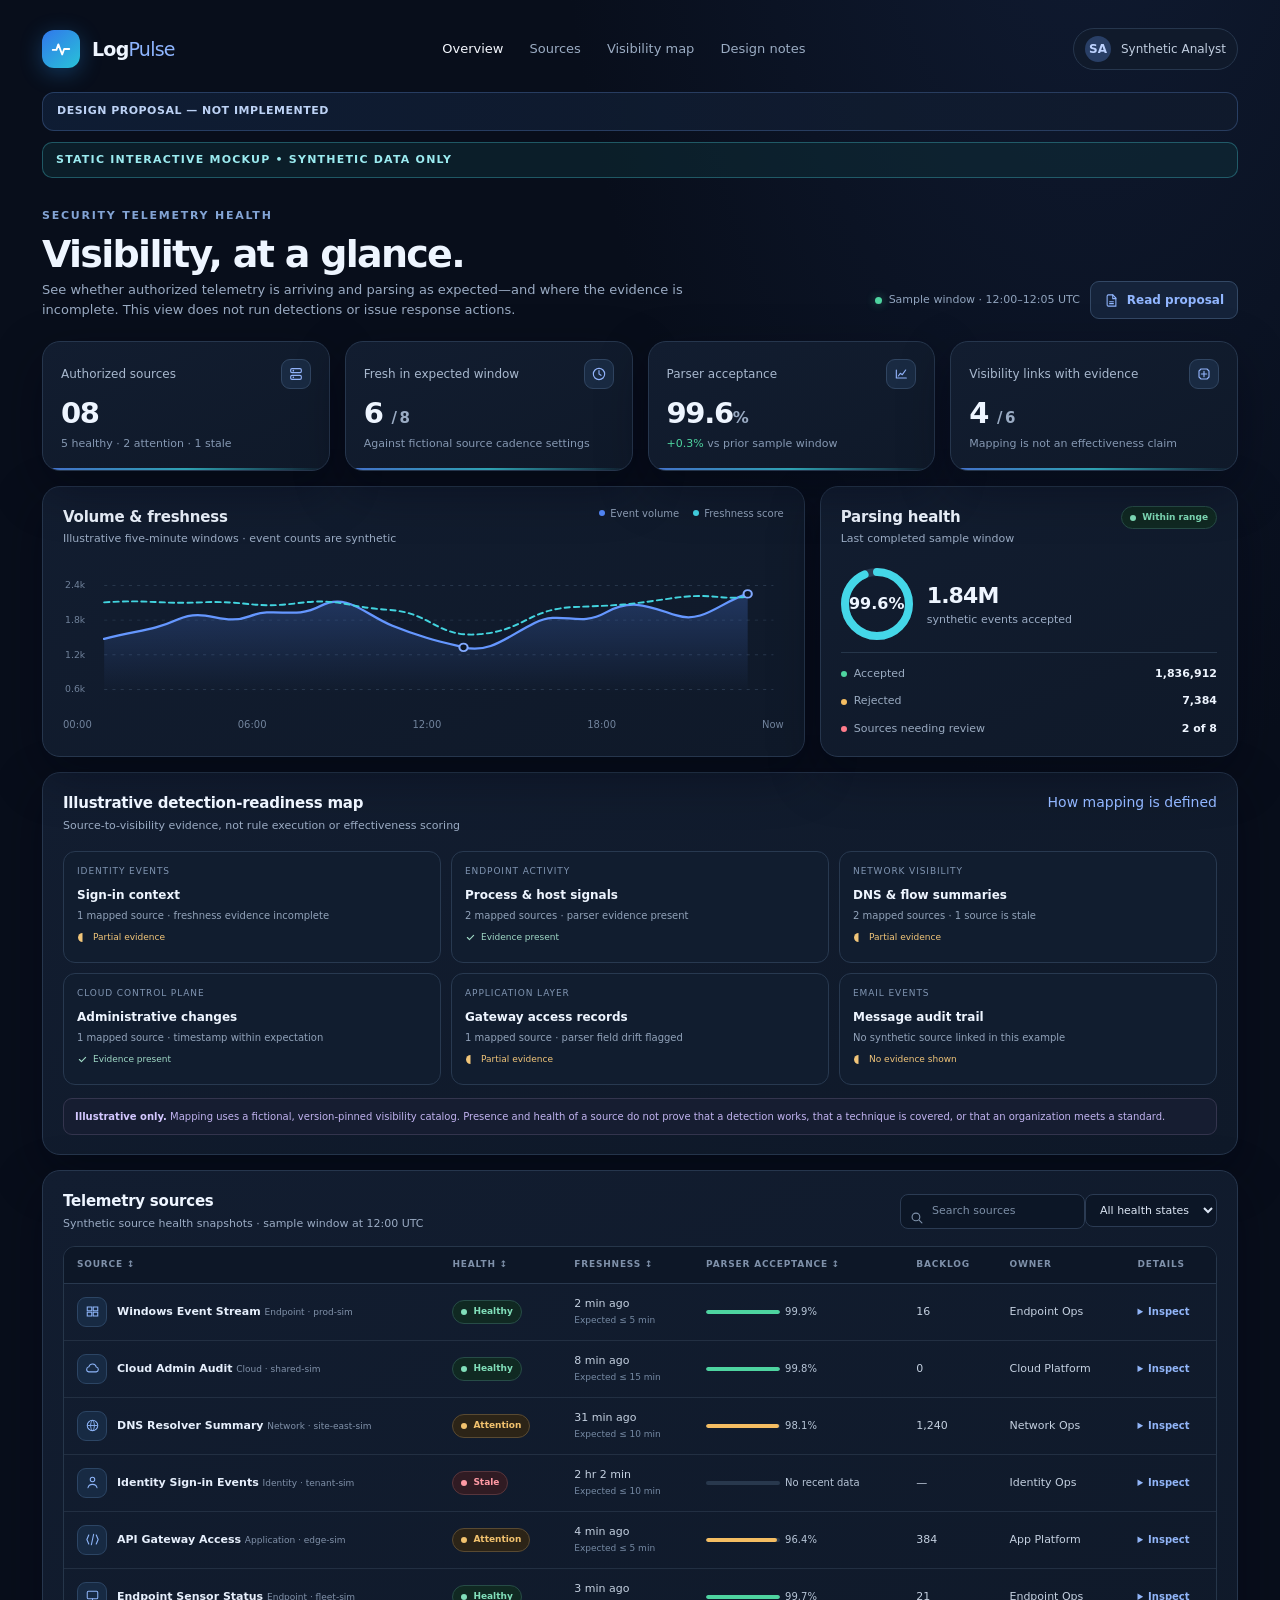
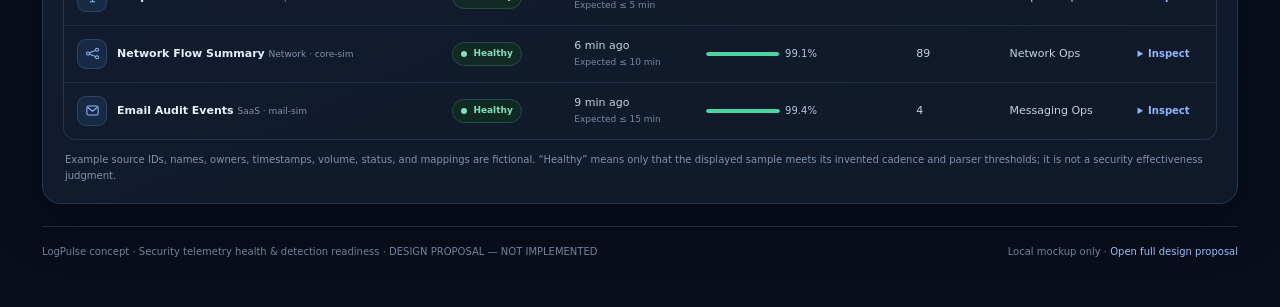
<file: projects/telemetry-resilience/LogPulse/prototype/index.html>
<!doctype html>
<html lang="en">
<head>
<meta charset="utf-8">
<meta name="viewport" content="width=device-width, initial-scale=1">
<meta name="theme-color" content="#080e1b">
<meta name="description" content="LogPulse static interactive design proposal for security telemetry health and visibility evidence. Synthetic data only.">
<title>LogPulse — Telemetry Health</title>
<style>
:root{color-scheme:dark;--bg:#080e1b;--panel:#101a2b;--panel2:#121f33;--line:#26364d;--text:#eef5ff;--muted:#9aabc3;--subtle:#70839e;--blue:#548bff;--cyan:#44d7e8;--violet:#aa8cff;--green:#4ed4a0;--amber:#f4bd62;--red:#ff7c8b;--shadow:0 18px 50px #02061266;--radius:18px;font-family:Inter,ui-sans-serif,system-ui,-apple-system,BlinkMacSystemFont,"Segoe UI",sans-serif}
*{box-sizing:border-box}html{scroll-behavior:smooth}body{margin:0;background:radial-gradient(ellipse at 85% -15%,#1a2c5077,transparent 35%),var(--bg);color:var(--text);font-size:14px;line-height:1.5}a{color:#91b6ff;text-decoration:none}a:hover{text-decoration:underline}.skip{position:absolute;left:12px;top:-60px;z-index:20;background:#fff;color:#111;padding:10px 14px;border-radius:8px}.skip:focus{top:12px}:focus-visible{outline:3px solid var(--cyan);outline-offset:3px;border-radius:5px}button,input,select{font:inherit}button,select{color:var(--text)}button{cursor:pointer}.shell{max-width:1440px;margin:0 auto;padding:28px 42px 48px}.topline{display:flex;justify-content:space-between;align-items:center;gap:20px;margin-bottom:22px}.brand{display:flex;align-items:center;gap:12px;color:var(--text)}.brandmark{width:38px;height:38px;border-radius:12px;display:grid;place-items:center;background:linear-gradient(140deg,#3177eb,#28c3d8);box-shadow:0 5px 22px #278ce455}.brandmark svg{width:22px;height:22px}.brandname{font-size:19px;font-weight:750;letter-spacing:-.04em}.brandname span{color:#8eb5ff;font-weight:500}.nav{display:flex;gap:26px;align-items:center}.nav a{color:#9bacc3;font-size:13px}.nav a[aria-current="page"]{color:#f5f8ff}.user-chip{display:flex;gap:10px;align-items:center;padding:7px 11px;border:1px solid var(--line);background:#101a2b;border-radius:30px;color:#c1cee0;font-size:12px}.avatar{display:grid;place-items:center;width:26px;height:26px;border-radius:50%;background:#293f66;color:#bed3ff;font-weight:700}.proposal{border:1px solid #4f70aa66;background:linear-gradient(90deg,#11213acc,#111b2dcc);border-radius:12px;padding:10px 14px;color:#bdd2f5;font-size:11px;letter-spacing:.045em;font-weight:750}.mock-banner{margin-top:11px;border:1px solid #47cbd557;background:#10323b77;color:#9bebf0;border-radius:10px;padding:9px 13px;font-size:11px;font-weight:800;letter-spacing:.11em}.hero{display:flex;justify-content:space-between;align-items:flex-end;gap:28px;margin:30px 0 22px}.eyebrow{font-size:11px;text-transform:uppercase;letter-spacing:.16em;color:#83a4d5;font-weight:750}.hero h1{margin:8px 0 5px;font-size:clamp(27px,3vw,38px);letter-spacing:-.045em;line-height:1.13}.hero p{margin:0;color:var(--muted);max-width:680px;font-size:13px}.hero-actions{display:flex;gap:10px;align-items:center;flex-shrink:0}.button{border:1px solid #334865;background:#15233a;border-radius:9px;padding:9px 13px;font-size:12px;font-weight:650;display:inline-flex;gap:8px;align-items:center}.button:hover{background:#1d3150;text-decoration:none}.button.primary{border-color:#477de4;background:#3265cc;color:white}.button svg{width:15px;height:15px}.asof{display:flex;align-items:center;gap:7px;color:#91a4be;font-size:11px}.dot{width:7px;height:7px;border-radius:50%;background:var(--green);box-shadow:0 0 10px #4ed4a077}.grid{display:grid;gap:15px}.summary{grid-template-columns:repeat(4,minmax(0,1fr));margin-bottom:15px}.card{border:1px solid var(--line);background:linear-gradient(155deg,#121d30,#0f1929);border-radius:var(--radius);box-shadow:var(--shadow)}.metric{padding:17px 18px;min-height:128px;position:relative;overflow:hidden}.metric-top{display:flex;align-items:center;justify-content:space-between;color:#a8b8ce;font-size:12px}.metric-icon{width:30px;height:30px;display:grid;place-items:center;border:1px solid #304561;border-radius:9px;background:#192a42;color:#92b3fb}.metric-icon svg{width:16px;height:16px}.metric-value{font-size:29px;font-weight:730;letter-spacing:-.045em;margin-top:10px;line-height:1}.metric-note{color:#8598b2;font-size:11px;margin-top:8px}.metric-note .positive{color:var(--green)}.accentline{position:absolute;bottom:0;left:0;right:0;height:2px;background:linear-gradient(90deg,#558bff,#39cfdf,transparent);opacity:.75}.main-grid{grid-template-columns:minmax(0,1.55fr) minmax(310px,.85fr);margin-bottom:15px}.section-card{padding:19px 20px}.section-head{display:flex;align-items:flex-start;justify-content:space-between;gap:16px;margin-bottom:14px}.section-title{font-size:15px;font-weight:700;letter-spacing:-.015em}.section-sub{font-size:11px;color:var(--muted);margin-top:3px}.legend{display:flex;gap:14px;align-items:center;color:#91a2ba;font-size:10px;white-space:nowrap}.legend span{display:flex;align-items:center;gap:5px}.legend i{width:6px;height:6px;border-radius:50%;background:var(--blue)}.legend span:last-child i{background:var(--cyan)}.chart-wrap{height:150px;position:relative;margin-top:3px}.chart-wrap svg{width:100%;height:100%;overflow:visible}.gridline{stroke:#27364b;stroke-width:1;stroke-dasharray:3 5}.chart-label{fill:#71839c;font-size:9px}.chart-area{fill:url(#fillBlue)}.chart-line{fill:none;stroke:#6597ff;stroke-width:2.4;stroke-linecap:round;stroke-linejoin:round;stroke-dasharray:1000;stroke-dashoffset:1000;animation:chart-trace 1.4s ease-out .15s forwards}.chart-line2{fill:none;stroke:#42d4df;stroke-width:2;stroke-linecap:round;stroke-linejoin:round;stroke-dasharray:5 4}.chart-point{fill:#0c1626;stroke:#83aaff;stroke-width:2}.chart-foot{display:flex;justify-content:space-between;color:#71839c;font-size:10px;padding-top:5px}.parsing{display:flex;flex-direction:column}.parse-score{display:flex;align-items:center;gap:14px;padding:6px 0 12px;border-bottom:1px solid #26364a}.ring{width:72px;height:72px;position:relative;flex:none}.ring svg{width:100%;height:100%;transform:rotate(-90deg)}.ring-track{fill:none;stroke:#293a51;stroke-width:8}.ring-progress{fill:none;stroke:var(--cyan);stroke-width:8;stroke-linecap:round;stroke-dasharray:188 201}.ring-label{position:absolute;inset:0;display:grid;place-items:center;font-size:16px;font-weight:750}.parse-big{font-size:22px;font-weight:720;letter-spacing:-.04em}.parse-description{font-size:11px;color:var(--muted)}.parse-items{display:grid;gap:11px;padding-top:13px}.parse-row{display:flex;justify-content:space-between;gap:10px;font-size:11px}.parse-row .label{color:#9aabc1;display:flex;align-items:center;gap:7px}.mini-dot{width:6px;height:6px;border-radius:50%}.mini-dot.green{background:var(--green)}.mini-dot.amber{background:var(--amber)}.mini-dot.red{background:var(--red)}.parse-row strong{font-weight:650}.map-card{padding:19px 20px}.map-grid{display:grid;grid-template-columns:repeat(3,minmax(0,1fr));gap:10px;margin-top:17px}.map-tile{border:1px solid #283950;background:#111d2f;border-radius:12px;padding:13px 13px 12px;min-height:112px}.map-label{font-size:9px;letter-spacing:.1em;text-transform:uppercase;color:#8095b2}.map-tile strong{display:block;font-size:12px;margin:7px 0 5px}.map-tile p{margin:0;color:#91a2b9;font-size:10px;line-height:1.4}.map-status{display:inline-flex;align-items:center;gap:5px;color:#9fd8c5;font-size:9px;margin-top:8px}.map-status.partial{color:#f1c579}.map-status svg{width:11px;height:11px}.map-note{margin-top:13px;padding:10px 11px;border-radius:9px;background:#161d31;border:1px solid #34354e;color:#c0b2ef;font-size:10px}.map-note strong{color:#d3c7ff}.sources{margin-top:15px}.source-head{align-items:center}.source-tools{display:flex;gap:8px;align-items:center;flex-wrap:wrap;justify-content:flex-end}.control{background:#0c1626;border:1px solid #2b3b53;color:#dce6f4;border-radius:8px;padding:8px 10px;font-size:11px}.control::placeholder{color:#7c8ea6}.search-wrap{position:relative}.search-wrap svg{position:absolute;left:10px;top:10px;width:14px;height:14px;color:#7e91aa}.search-wrap input{padding-left:31px;width:185px}.table-wrap{overflow-x:auto;border:1px solid #26364a;border-radius:12px}.table{width:100%;border-collapse:collapse;min-width:760px;text-align:left}.table th{font-size:9px;color:#7f91aa;font-weight:650;text-transform:uppercase;letter-spacing:.09em;padding:11px 13px;background:#0d1727;border-bottom:1px solid #28384e}.table th button{border:0;background:transparent;color:inherit;padding:0;font-size:inherit;text-transform:inherit;letter-spacing:inherit}.table th button:hover{color:#cde0ff}.table td{padding:12px 13px;border-bottom:1px solid #222f42;font-size:11px;color:#c4d0e0;vertical-align:middle}.table tbody tr:last-child td{border-bottom:0}.table tbody tr:hover{background:#15233a77}.source-name{display:flex;align-items:center;gap:10px;font-weight:680;color:#e6effc;white-space:nowrap}.source-icon{display:grid;place-items:center;width:30px;height:30px;border:1px solid #2c4564;background:#172a43;border-radius:9px;color:#8db4f8;flex:none}.source-icon svg{width:15px;height:15px}.source-sub{font-size:9px;color:#8091a9;font-weight:450;margin-top:2px}.health{display:inline-flex;align-items:center;gap:6px;border:1px solid #274c47;border-radius:20px;background:#102922;color:#81dfba;padding:4px 8px;font-size:9px;font-weight:700;white-space:nowrap}.health.warning{border-color:#594a32;background:#2c2417;color:#f2c26e}.health.stale{border-color:#57353c;background:#301b23;color:#ff9aa4}.health .status-dot{width:6px;height:6px;background:currentColor;border-radius:50%}.bar{width:74px;height:4px;background:#28384d;border-radius:9px;overflow:hidden;display:inline-block;vertical-align:middle;margin-right:5px}.bar i{display:block;height:100%;background:var(--green);border-radius:9px}.bar.warn i{background:var(--amber)}.bar.low i{background:var(--red)}.percent{font-size:10px;color:#b7c5d7;white-space:nowrap}.fresh{white-space:nowrap}.fresh em{display:block;color:#7589a3;font-size:9px;font-style:normal;margin-top:2px}.owner{white-space:nowrap}.details summary{color:#91b5f8;cursor:pointer;font-size:10px;font-weight:650;white-space:nowrap}.details summary:hover{text-decoration:underline}.detail-content{min-width:205px;padding:9px 10px;margin-top:7px;background:#0a1321;border:1px solid #31425c;border-radius:8px;white-space:normal;color:#adbdcf;line-height:1.55}.detail-content strong{color:#e1ebfa}.empty{display:none;text-align:center;padding:24px;color:#91a2b7;font-size:12px}.small-print{font-size:10px;color:#8092aa;margin:12px 2px 0;line-height:1.6}.footer{display:flex;justify-content:space-between;gap:16px;margin-top:22px;padding-top:17px;border-top:1px solid #1e2b3e;color:#71829b;font-size:10px}.footer a{color:#9dbbfa}.nojs{margin:12px 0;padding:10px;border:1px solid #54432c;background:#241f16;color:#f4cf8a;border-radius:9px;font-size:11px}.js .nojs{display:none}.js .enhanced-only{display:block}.enhanced-only{display:none}
@keyframes chart-trace{to{stroke-dashoffset:0}}
@media(max-width:1000px){.shell{padding:22px 24px 36px}.main-grid{grid-template-columns:minmax(0,1.3fr) minmax(270px,.8fr)}.summary{grid-template-columns:repeat(2,minmax(0,1fr))}.map-grid{grid-template-columns:repeat(2,minmax(0,1fr))}.nav{gap:15px}}
@media(max-width:700px){.shell{padding:16px 14px 28px}.topline{flex-wrap:wrap;margin-bottom:15px}.nav{order:3;width:100%;overflow-x:auto;gap:20px;padding:4px 0}.user-chip{margin-left:auto}.proposal{font-size:9px}.hero{display:block;margin:22px 0 18px}.hero-actions{margin-top:16px;justify-content:space-between}.summary{gap:10px}.metric{padding:14px;min-height:119px}.metric-value{font-size:25px}.main-grid{grid-template-columns:1fr}.section-card,.map-card{padding:16px}.section-head{flex-wrap:wrap}.source-head{align-items:flex-start}.source-tools{justify-content:flex-start;width:100%}.search-wrap{flex:1}.search-wrap input{width:100%}.control{max-width:48%}.map-grid{grid-template-columns:repeat(2,minmax(0,1fr));gap:8px}.map-tile{padding:11px;min-height:110px}.table-wrap{overflow:visible;border:0}.table{min-width:0;border-collapse:separate;border-spacing:0 9px}.table thead{position:absolute;width:1px;height:1px;padding:0;margin:-1px;overflow:hidden;clip:rect(0,0,0,0);white-space:nowrap;border:0}.table tbody{display:grid;gap:9px}.table tbody tr{display:grid;grid-template-columns:1fr 1fr;gap:0;border:1px solid #29394f;border-radius:12px;background:#101a2b;overflow:hidden}.table td{padding:9px 11px;border-bottom:1px solid #202e42;font-size:10px;min-width:0}.table td::before{content:attr(data-label);display:block;color:#7e91aa;text-transform:uppercase;letter-spacing:.07em;font-size:8px;margin-bottom:4px}.table td:first-child{grid-column:1/-1}.table td:first-child::before{content:"SOURCE"}.table td:last-child{grid-column:1/-1}.table tr td:nth-last-child(-n+2){border-bottom:0}.table tr td:nth-child(2){grid-column:1/-1}.table tr td:nth-child(2)::before{display:inline-block;margin:0 8px 0 0}.health{font-size:9px}.footer{display:block;line-height:1.8}.footer span{display:block}.chart-wrap{height:130px}}
@media(max-width:390px){.map-grid{grid-template-columns:1fr}.hero-actions{align-items:flex-start;flex-direction:column}.summary{grid-template-columns:repeat(2,minmax(0,1fr))}.metric-note{font-size:10px}}
@media(prefers-reduced-motion:reduce){*,*::before,*::after{scroll-behavior:auto!important;animation:none!important;transition:none!important}}
</style>
</head>
<body>
<a class="skip" href="#main">Skip to dashboard</a>
<div class="shell">
<header>
  <div class="topline">
    <a class="brand" href="#main" aria-label="LogPulse dashboard home">
      <span class="brandmark" aria-hidden="true"><svg viewBox="0 0 24 24" fill="none"><path d="M3 13h4l2.1-6 4.2 11 2.1-6H21" stroke="white" stroke-width="2" stroke-linecap="round" stroke-linejoin="round"/></svg></span>
      <span class="brandname">Log<span>Pulse</span></span>
    </a>
    <nav class="nav" aria-label="Main navigation"><a href="#main" aria-current="page">Overview</a><a href="#sources">Sources</a><a href="#visibility">Visibility map</a><a href="#proposal">Design notes</a></nav>
    <div class="user-chip"><span class="avatar" aria-hidden="true">SA</span> Synthetic Analyst</div>
  </div>
  <div class="proposal">DESIGN PROPOSAL — NOT IMPLEMENTED</div>
  <div class="mock-banner">STATIC INTERACTIVE MOCKUP • SYNTHETIC DATA ONLY</div>
</header>
<main id="main">
  <section class="hero" aria-labelledby="page-title">
    <div><div class="eyebrow">Security telemetry health</div><h1 id="page-title">Visibility, at a glance.</h1><p>See whether authorized telemetry is arriving and parsing as expected—and where the evidence is incomplete. This view does not run detections or issue response actions.</p></div>
    <div class="hero-actions"><span class="asof"><i class="dot" aria-hidden="true"></i> Sample window · 12:00–12:05 UTC</span><a class="button" href="https://github.com/SSatti38/Salahuddin-Satti-Portfolio-IT/blob/main/projects/telemetry-resilience/LogPulse/README.md" target="_blank" rel="noopener noreferrer" aria-label="Read the LogPulse design proposal"><svg viewBox="0 0 24 24" fill="none" aria-hidden="true"><path d="M7 3h7l5 5v13H7a2 2 0 0 1-2-2V5a2 2 0 0 1 2-2Z" stroke="currentColor" stroke-width="1.7"/><path d="M14 3v6h5M9 14h6M9 17h6" stroke="currentColor" stroke-width="1.7" stroke-linecap="round"/></svg> Read proposal</a></div>
  </section>
  <div class="nojs">Static fallback: all synthetic source rows and details remain readable. Enable JavaScript to use local-only filter and sort controls.</div>
  <section class="grid summary" aria-label="Synthetic telemetry summary">
    <article class="card metric"><div class="metric-top"><span>Authorized sources</span><span class="metric-icon" aria-hidden="true"><svg viewBox="0 0 24 24" fill="none"><rect x="4" y="4" width="16" height="6" rx="2" stroke="currentColor" stroke-width="1.7"/><rect x="4" y="14" width="16" height="6" rx="2" stroke="currentColor" stroke-width="1.7"/><path d="M8 7h.01M8 17h.01" stroke="currentColor" stroke-width="2.5" stroke-linecap="round"/></svg></span></div><div class="metric-value">08</div><div class="metric-note">5 healthy · 2 attention · 1 stale</div><i class="accentline" aria-hidden="true"></i></article>
    <article class="card metric"><div class="metric-top"><span>Fresh in expected window</span><span class="metric-icon" aria-hidden="true"><svg viewBox="0 0 24 24" fill="none"><circle cx="12" cy="12" r="8.5" stroke="currentColor" stroke-width="1.7"/><path d="M12 7v5l3 2" stroke="currentColor" stroke-width="1.7" stroke-linecap="round"/></svg></span></div><div class="metric-value">6 <span style="font-size:15px;color:#9aabc3;font-weight:550">/ 8</span></div><div class="metric-note">Against fictional source cadence settings</div><i class="accentline" aria-hidden="true"></i></article>
    <article class="card metric"><div class="metric-top"><span>Parser acceptance</span><span class="metric-icon" aria-hidden="true"><svg viewBox="0 0 24 24" fill="none"><path d="M5 18V6m0 12h15M8 15l3-4 3 2 5-7" stroke="currentColor" stroke-width="1.7" stroke-linecap="round" stroke-linejoin="round"/></svg></span></div><div class="metric-value">99.6<span style="font-size:16px;color:#9aabc3">%</span></div><div class="metric-note"><span class="positive">+0.3%</span> vs prior sample window</div><i class="accentline" aria-hidden="true"></i></article>
    <article class="card metric"><div class="metric-top"><span>Visibility links with evidence</span><span class="metric-icon" aria-hidden="true"><svg viewBox="0 0 24 24" fill="none"><path d="M8 12h8M12 8v8M4.5 7.5 7.5 4.5h9l3 3v9l-3 3h-9l-3-3v-9Z" stroke="currentColor" stroke-width="1.7" stroke-linecap="round" stroke-linejoin="round"/></svg></span></div><div class="metric-value">4 <span style="font-size:15px;color:#9aabc3;font-weight:550">/ 6</span></div><div class="metric-note">Mapping is not an effectiveness claim</div><i class="accentline" aria-hidden="true"></i></article>
  </section>
  <section class="grid main-grid" aria-label="Telemetry trends and parsing health">
    <article class="card section-card">
      <div class="section-head"><div><div class="section-title">Volume &amp; freshness</div><div class="section-sub">Illustrative five-minute windows · event counts are synthetic</div></div><div class="legend" aria-label="Chart legend"><span><i></i>Event volume</span><span><i></i>Freshness score</span></div></div>
      <div class="chart-wrap"><svg viewBox="0 0 700 160" role="img" aria-labelledby="chart-title chart-desc" preserveAspectRatio="none"><title id="chart-title">Synthetic event volume and freshness trend</title><desc id="chart-desc">A made-up 24-hour chart. Event volume is shown in blue and freshness in dashed cyan, with a dip in the middle and recovery at the end.</desc><defs><linearGradient id="fillBlue" x1="0" x2="0" y1="0" y2="1"><stop offset="0" stop-color="#548bff" stop-opacity=".25"/><stop offset="1" stop-color="#548bff" stop-opacity="0"/></linearGradient></defs><path class="gridline" d="M40 25H690M40 62H690M40 99H690M40 136H690"/><text class="chart-label" x="2" y="28">2.4k</text><text class="chart-label" x="2" y="65">1.8k</text><text class="chart-label" x="2" y="102">1.2k</text><text class="chart-label" x="2" y="139">0.6k</text><path class="chart-area" d="M40 82 C75 72 85 74 112 61 S155 69 181 58 S224 62 250 47 S293 56 320 68 S363 84 389 91 S432 79 458 65 S501 70 527 54 S570 48 596 57 S639 42 665 34 L665 140 L40 140Z"/><path class="chart-line" d="M40 82 C75 72 85 74 112 61 S155 69 181 58 S224 62 250 47 S293 56 320 68 S363 84 389 91 S432 79 458 65 S501 70 527 54 S570 48 596 57 S639 42 665 34"/><path class="chart-line2" d="M40 43 C85 40 92 45 135 43 S185 50 227 44 S273 48 316 51 S362 81 405 77 S452 50 497 48 S546 46 589 39 S634 41 665 37"/><circle class="chart-point" cx="389" cy="91" r="4"/><circle class="chart-point" cx="665" cy="34" r="4"/></svg></div>
      <div class="chart-foot"><span>00:00</span><span>06:00</span><span>12:00</span><span>18:00</span><span>Now</span></div>
    </article>
    <article class="card section-card parsing">
      <div class="section-head"><div><div class="section-title">Parsing health</div><div class="section-sub">Last completed sample window</div></div><span class="health"><i class="status-dot" aria-hidden="true"></i> Within range</span></div>
      <div class="parse-score"><div class="ring" aria-label="99.6 percent illustrative parser acceptance"><svg viewBox="0 0 72 72" aria-hidden="true"><circle class="ring-track" cx="36" cy="36" r="32"/><circle class="ring-progress" cx="36" cy="36" r="32"/></svg><span class="ring-label">99.6%</span></div><div><div class="parse-big">1.84M</div><div class="parse-description">synthetic events accepted</div></div></div>
      <div class="parse-items"><div class="parse-row"><span class="label"><i class="mini-dot green"></i>Accepted</span><strong>1,836,912</strong></div><div class="parse-row"><span class="label"><i class="mini-dot amber"></i>Rejected</span><strong>7,384</strong></div><div class="parse-row"><span class="label"><i class="mini-dot red"></i>Sources needing review</span><strong>2 of 8</strong></div></div>
    </article>
  </section>
  <section class="card map-card" id="visibility" aria-labelledby="map-title">
    <div class="section-head"><div><div class="section-title" id="map-title">Illustrative detection-readiness map</div><div class="section-sub">Source-to-visibility evidence, not rule execution or effectiveness scoring</div></div><a href="../README.md#proposed-architecture-and-data-flow">How mapping is defined</a></div>
    <div class="map-grid">
      <article class="map-tile"><div class="map-label">Identity events</div><strong>Sign-in context</strong><p>1 mapped source · freshness evidence incomplete</p><span class="map-status partial"><svg viewBox="0 0 16 16" fill="none" aria-hidden="true"><path d="M8 1.5a6.5 6.5 0 1 0 0 13V1.5Z" fill="currentColor"/></svg>Partial evidence</span></article>
      <article class="map-tile"><div class="map-label">Endpoint activity</div><strong>Process &amp; host signals</strong><p>2 mapped sources · parser evidence present</p><span class="map-status"><svg viewBox="0 0 16 16" fill="none" aria-hidden="true"><path d="m3.5 8 3 3 6-6" stroke="currentColor" stroke-width="1.7" stroke-linecap="round" stroke-linejoin="round"/></svg>Evidence present</span></article>
      <article class="map-tile"><div class="map-label">Network visibility</div><strong>DNS &amp; flow summaries</strong><p>2 mapped sources · 1 source is stale</p><span class="map-status partial"><svg viewBox="0 0 16 16" fill="none" aria-hidden="true"><path d="M8 1.5a6.5 6.5 0 1 0 0 13V1.5Z" fill="currentColor"/></svg>Partial evidence</span></article>
      <article class="map-tile"><div class="map-label">Cloud control plane</div><strong>Administrative changes</strong><p>1 mapped source · timestamp within expectation</p><span class="map-status"><svg viewBox="0 0 16 16" fill="none" aria-hidden="true"><path d="m3.5 8 3 3 6-6" stroke="currentColor" stroke-width="1.7" stroke-linecap="round" stroke-linejoin="round"/></svg>Evidence present</span></article>
      <article class="map-tile"><div class="map-label">Application layer</div><strong>Gateway access records</strong><p>1 mapped source · parser field drift flagged</p><span class="map-status partial"><svg viewBox="0 0 16 16" fill="none" aria-hidden="true"><path d="M8 1.5a6.5 6.5 0 1 0 0 13V1.5Z" fill="currentColor"/></svg>Partial evidence</span></article>
      <article class="map-tile"><div class="map-label">Email events</div><strong>Message audit trail</strong><p>No synthetic source linked in this example</p><span class="map-status partial"><svg viewBox="0 0 16 16" fill="none" aria-hidden="true"><path d="M8 1.5a6.5 6.5 0 1 0 0 13V1.5Z" fill="currentColor"/></svg>No evidence shown</span></article>
    </div>
    <div class="map-note"><strong>Illustrative only.</strong> Mapping uses a fictional, version-pinned visibility catalog. Presence and health of a source do not prove that a detection works, that a technique is covered, or that an organization meets a standard.</div>
  </section>
  <section class="card section-card sources" id="sources" aria-labelledby="sources-title">
    <div class="section-head source-head"><div><div class="section-title" id="sources-title">Telemetry sources</div><div class="section-sub">Synthetic source health snapshots · sample window at 12:00 UTC</div></div>
      <div class="source-tools enhanced-only" aria-label="Source list controls"><label class="search-wrap"><svg viewBox="0 0 20 20" fill="none" aria-hidden="true"><circle cx="8.5" cy="8.5" r="5.5" stroke="currentColor" stroke-width="1.6"/><path d="m13 13 4 4" stroke="currentColor" stroke-width="1.6" stroke-linecap="round"/></svg><input class="control" id="search" type="search" placeholder="Search sources" aria-label="Search synthetic sources"></label><label><span class="sr-only" style="position:absolute;width:1px;height:1px;overflow:hidden;clip:rect(0,0,0,0)">Filter by health</span><select class="control" id="health-filter" aria-label="Filter by health"><option value="all">All health states</option><option value="healthy">Healthy</option><option value="warning">Attention</option><option value="stale">Stale</option></select></label></div>
    </div>
    <div class="table-wrap"><table class="table" id="source-table"><thead><tr><th scope="col"><button type="button" data-sort="name" aria-label="Sort by source name" aria-sort="none">Source ↕</button></th><th scope="col"><button type="button" data-sort="health" aria-label="Sort by health" aria-sort="none">Health ↕</button></th><th scope="col"><button type="button" data-sort="age" aria-label="Sort by freshness" aria-sort="none">Freshness ↕</button></th><th scope="col"><button type="button" data-sort="acceptance" aria-label="Sort by parser acceptance" aria-sort="none">Parser acceptance ↕</button></th><th scope="col">Backlog</th><th scope="col">Owner</th><th scope="col">Details</th></tr></thead><tbody id="source-body">
      <tr data-health="healthy" data-name="windows event stream" data-age="2" data-acceptance="99.9"><td data-label="Source"><div class="source-name"><span class="source-icon" aria-hidden="true"><svg viewBox="0 0 20 20" fill="none"><path d="M3 4h6v5H3zM11 4h6v5h-6zM3 11h6v5H3zM11 11h6v5h-6z" stroke="currentColor" stroke-width="1.4"/></svg></span><span>Windows Event Stream <span class="source-sub">Endpoint · prod-sim</span></span></div></td><td data-label="Health"><span class="health"><i class="status-dot"></i>Healthy</span></td><td data-label="Freshness" class="fresh">2 min ago<em>Expected ≤ 5 min</em></td><td data-label="Parser acceptance"><span class="bar"><i style="width:99.9%"></i></span><span class="percent">99.9%</span></td><td data-label="Backlog">16</td><td data-label="Owner" class="owner">Endpoint Ops</td><td data-label="Details"><details class="details"><summary>Inspect</summary><div class="detail-content"><strong>Evidence window:</strong> 12:00–12:05 UTC<br><strong>Accepted / rejected:</strong> 18,420 / 18<br><strong>Parser:</strong> win-normalizer 3.4.1<br><strong>Forwarder:</strong> 0.8.0 · mapping v2026.09</div></details></td></tr>
      <tr data-health="healthy" data-name="cloud admin audit" data-age="8" data-acceptance="99.8"><td data-label="Source"><div class="source-name"><span class="source-icon" aria-hidden="true"><svg viewBox="0 0 20 20" fill="none"><path d="M5 14.5A3.5 3.5 0 0 1 5.3 7.6 5 5 0 0 1 15 8a3.3 3.3 0 0 1 0 6.5H5Z" stroke="currentColor" stroke-width="1.4"/></svg></span><span>Cloud Admin Audit <span class="source-sub">Cloud · shared-sim</span></span></div></td><td data-label="Health"><span class="health"><i class="status-dot"></i>Healthy</span></td><td data-label="Freshness" class="fresh">8 min ago<em>Expected ≤ 15 min</em></td><td data-label="Parser acceptance"><span class="bar"><i style="width:99.8%"></i></span><span class="percent">99.8%</span></td><td data-label="Backlog">0</td><td data-label="Owner" class="owner">Cloud Platform</td><td data-label="Details"><details class="details"><summary>Inspect</summary><div class="detail-content"><strong>Evidence window:</strong> 12:00–12:05 UTC<br><strong>Accepted / rejected:</strong> 3,024 / 7<br><strong>Parser:</strong> cloud-audit 2.7.0<br><strong>Forwarder:</strong> 0.8.0 · mapping v2026.09</div></details></td></tr>
      <tr data-health="warning" data-name="dns resolver summaries" data-age="31" data-acceptance="98.1"><td data-label="Source"><div class="source-name"><span class="source-icon" aria-hidden="true"><svg viewBox="0 0 20 20" fill="none"><circle cx="10" cy="10" r="7" stroke="currentColor" stroke-width="1.4"/><path d="M3.5 10h13M10 3c1.7 1.8 2.5 4.1 2.5 7s-.8 5.2-2.5 7c-1.7-1.8-2.5-4.1-2.5-7S8.3 4.8 10 3Z" stroke="currentColor" stroke-width="1.2"/></svg></span><span>DNS Resolver Summary <span class="source-sub">Network · site-east-sim</span></span></div></td><td data-label="Health"><span class="health warning"><i class="status-dot"></i>Attention</span></td><td data-label="Freshness" class="fresh">31 min ago<em>Expected ≤ 10 min</em></td><td data-label="Parser acceptance"><span class="bar warn"><i style="width:98.1%"></i></span><span class="percent">98.1%</span></td><td data-label="Backlog">1,240</td><td data-label="Owner" class="owner">Network Ops</td><td data-label="Details"><details class="details"><summary>Inspect</summary><div class="detail-content"><strong>Evidence window:</strong> 11:25–11:30 UTC<br><strong>Accepted / rejected:</strong> 9,811 / 190<br><strong>Parser:</strong> dns-summary 1.9.2<br><strong>Note:</strong> sample cadence missed; owner review suggested.</div></details></td></tr>
      <tr data-health="stale" data-name="identity sign-in events" data-age="122" data-acceptance="0"><td data-label="Source"><div class="source-name"><span class="source-icon" aria-hidden="true"><svg viewBox="0 0 20 20" fill="none"><circle cx="10" cy="6" r="3" stroke="currentColor" stroke-width="1.4"/><path d="M4 17c.5-3 2.5-4.5 6-4.5s5.5 1.5 6 4.5" stroke="currentColor" stroke-width="1.4" stroke-linecap="round"/></svg></span><span>Identity Sign-in Events <span class="source-sub">Identity · tenant-sim</span></span></div></td><td data-label="Health"><span class="health stale"><i class="status-dot"></i>Stale</span></td><td data-label="Freshness" class="fresh">2 hr 2 min<em>Expected ≤ 10 min</em></td><td data-label="Parser acceptance"><span class="bar low"><i style="width:0%"></i></span><span class="percent">No recent data</span></td><td data-label="Backlog">—</td><td data-label="Owner" class="owner">Identity Ops</td><td data-label="Details"><details class="details"><summary>Inspect</summary><div class="detail-content"><strong>Last heartbeat:</strong> 10:02 UTC<br><strong>Last valid window:</strong> 10:00–10:05 UTC<br><strong>Parser:</strong> sign-in 4.1.0<br><strong>State:</strong> freshness threshold exceeded in this invented example.</div></details></td></tr>
      <tr data-health="warning" data-name="api gateway access" data-age="4" data-acceptance="96.4"><td data-label="Source"><div class="source-name"><span class="source-icon" aria-hidden="true"><svg viewBox="0 0 20 20" fill="none"><path d="M5 4 2.5 10 5 16M15 4l2.5 6-2.5 6M11.5 3 8.5 17" stroke="currentColor" stroke-width="1.5" stroke-linecap="round" stroke-linejoin="round"/></svg></span><span>API Gateway Access <span class="source-sub">Application · edge-sim</span></span></div></td><td data-label="Health"><span class="health warning"><i class="status-dot"></i>Attention</span></td><td data-label="Freshness" class="fresh">4 min ago<em>Expected ≤ 5 min</em></td><td data-label="Parser acceptance"><span class="bar warn"><i style="width:96.4%"></i></span><span class="percent">96.4%</span></td><td data-label="Backlog">384</td><td data-label="Owner" class="owner">App Platform</td><td data-label="Details"><details class="details"><summary>Inspect</summary><div class="detail-content"><strong>Evidence window:</strong> 12:00–12:05 UTC<br><strong>Accepted / rejected:</strong> 12,044 / 449<br><strong>Parser:</strong> gateway-access 2.2.1<br><strong>Note:</strong> synthetic field-drift warning.</div></details></td></tr>
      <tr data-health="healthy" data-name="endpoint sensor status" data-age="3" data-acceptance="99.7"><td data-label="Source"><div class="source-name"><span class="source-icon" aria-hidden="true"><svg viewBox="0 0 20 20" fill="none"><rect x="3" y="3" width="14" height="10" rx="1.5" stroke="currentColor" stroke-width="1.4"/><path d="M7 17h6M10 13v4" stroke="currentColor" stroke-width="1.4" stroke-linecap="round"/></svg></span><span>Endpoint Sensor Status <span class="source-sub">Endpoint · fleet-sim</span></span></div></td><td data-label="Health"><span class="health"><i class="status-dot"></i>Healthy</span></td><td data-label="Freshness" class="fresh">3 min ago<em>Expected ≤ 5 min</em></td><td data-label="Parser acceptance"><span class="bar"><i style="width:99.7%"></i></span><span class="percent">99.7%</span></td><td data-label="Backlog">21</td><td data-label="Owner" class="owner">Endpoint Ops</td><td data-label="Details"><details class="details"><summary>Inspect</summary><div class="detail-content"><strong>Evidence window:</strong> 12:00–12:05 UTC<br><strong>Accepted / rejected:</strong> 7,190 / 22<br><strong>Parser:</strong> sensor-health 1.6.0<br><strong>Forwarder:</strong> 0.8.0 · mapping v2026.09</div></details></td></tr>
      <tr data-health="healthy" data-name="network flow summary" data-age="6" data-acceptance="99.1"><td data-label="Source"><div class="source-name"><span class="source-icon" aria-hidden="true"><svg viewBox="0 0 20 20" fill="none"><circle cx="4" cy="10" r="2" stroke="currentColor" stroke-width="1.4"/><circle cx="16" cy="5" r="2" stroke="currentColor" stroke-width="1.4"/><circle cx="16" cy="15" r="2" stroke="currentColor" stroke-width="1.4"/><path d="m6 9 8-3M6 11l8 3" stroke="currentColor" stroke-width="1.4"/></svg></span><span>Network Flow Summary <span class="source-sub">Network · core-sim</span></span></div></td><td data-label="Health"><span class="health"><i class="status-dot"></i>Healthy</span></td><td data-label="Freshness" class="fresh">6 min ago<em>Expected ≤ 10 min</em></td><td data-label="Parser acceptance"><span class="bar"><i style="width:99.1%"></i></span><span class="percent">99.1%</span></td><td data-label="Backlog">89</td><td data-label="Owner" class="owner">Network Ops</td><td data-label="Details"><details class="details"><summary>Inspect</summary><div class="detail-content"><strong>Evidence window:</strong> 12:00–12:05 UTC<br><strong>Accepted / rejected:</strong> 2,844 / 26<br><strong>Parser:</strong> flow-summary 1.3.2<br><strong>Forwarder:</strong> 0.8.0 · mapping v2026.09</div></details></td></tr>
      <tr data-health="healthy" data-name="email audit events" data-age="9" data-acceptance="99.4"><td data-label="Source"><div class="source-name"><span class="source-icon" aria-hidden="true"><svg viewBox="0 0 20 20" fill="none"><rect x="2.5" y="4" width="15" height="12" rx="2" stroke="currentColor" stroke-width="1.4"/><path d="m4 6 6 5 6-5" stroke="currentColor" stroke-width="1.4" stroke-linecap="round" stroke-linejoin="round"/></svg></span><span>Email Audit Events <span class="source-sub">SaaS · mail-sim</span></span></div></td><td data-label="Health"><span class="health"><i class="status-dot"></i>Healthy</span></td><td data-label="Freshness" class="fresh">9 min ago<em>Expected ≤ 15 min</em></td><td data-label="Parser acceptance"><span class="bar"><i style="width:99.4%"></i></span><span class="percent">99.4%</span></td><td data-label="Backlog">4</td><td data-label="Owner" class="owner">Messaging Ops</td><td data-label="Details"><details class="details"><summary>Inspect</summary><div class="detail-content"><strong>Evidence window:</strong> 12:00–12:05 UTC<br><strong>Accepted / rejected:</strong> 1,605 / 10<br><strong>Parser:</strong> mail-audit 1.4.0<br><strong>Forwarder:</strong> 0.8.0 · mapping v2026.09</div></details></td></tr>
    </tbody></table><div class="empty" id="empty-state" role="status">No synthetic sources match those filters.</div></div>
    <p class="small-print">Example source IDs, names, owners, timestamps, volume, status, and mappings are fictional. “Healthy” means only that the displayed sample meets its invented cadence and parser thresholds; it is not a security effectiveness judgment.</p>
  </section>
</main>
<footer class="footer" id="proposal"><span>LogPulse concept · Security telemetry health &amp; detection readiness · DESIGN PROPOSAL — NOT IMPLEMENTED</span><span>Local mockup only · <a href="https://github.com/SSatti38/Salahuddin-Satti-Portfolio-IT/blob/main/projects/telemetry-resilience/LogPulse/README.md" target="_blank" rel="noopener noreferrer">Open full design proposal</a></span></footer>
</div>
<script>
(function(){
  document.documentElement.classList.add('js');
  const body=document.getElementById('source-body');
  const rows=Array.from(body.querySelectorAll('tr'));
  const search=document.getElementById('search');
  const filter=document.getElementById('health-filter');
  const empty=document.getElementById('empty-state');
  const statusRank={healthy:0,warning:1,stale:2};
  function applyFilters(){
    const query=(search.value||'').trim().toLowerCase();
    const state=filter.value;
    let shown=0;
    rows.forEach(function(row){
      const matchText=row.dataset.name.includes(query)||row.textContent.toLowerCase().includes(query);
      const matchState=state==='all'||row.dataset.health===state;
      const visible=matchText&&matchState;
      row.hidden=!visible;
      if(visible)shown++;
    });
    empty.style.display=shown?'none':'block';
    const region=document.getElementById('sources-title');
    region.setAttribute('aria-label',shown+' synthetic sources shown');
  }
  search.addEventListener('input',applyFilters);
  filter.addEventListener('change',applyFilters);
  let previousKey='';
  let ascending=true;
  document.querySelectorAll('[data-sort]').forEach(function(button){
    button.addEventListener('click',function(){
      const key=button.dataset.sort;
      if(previousKey===key)ascending=!ascending;else{previousKey=key;ascending=true;}
      rows.sort(function(a,b){
        let av,bv;
        if(key==='name'){av=a.dataset.name;bv=b.dataset.name;}
        else if(key==='health'){av=statusRank[a.dataset.health];bv=statusRank[b.dataset.health];}
        else{av=Number(a.dataset[key]);bv=Number(b.dataset[key]);}
        const comparison=typeof av==='string'?av.localeCompare(bv):av-bv;
        return ascending?comparison:-comparison;
      });
      rows.forEach(function(row){body.appendChild(row);});
      document.querySelectorAll('[data-sort]').forEach(function(other){other.setAttribute('aria-sort','none');});
      button.setAttribute('aria-sort',ascending?'ascending':'descending');
      applyFilters();
    });
  });
})();
</script>
</body>
</html>
</file>
